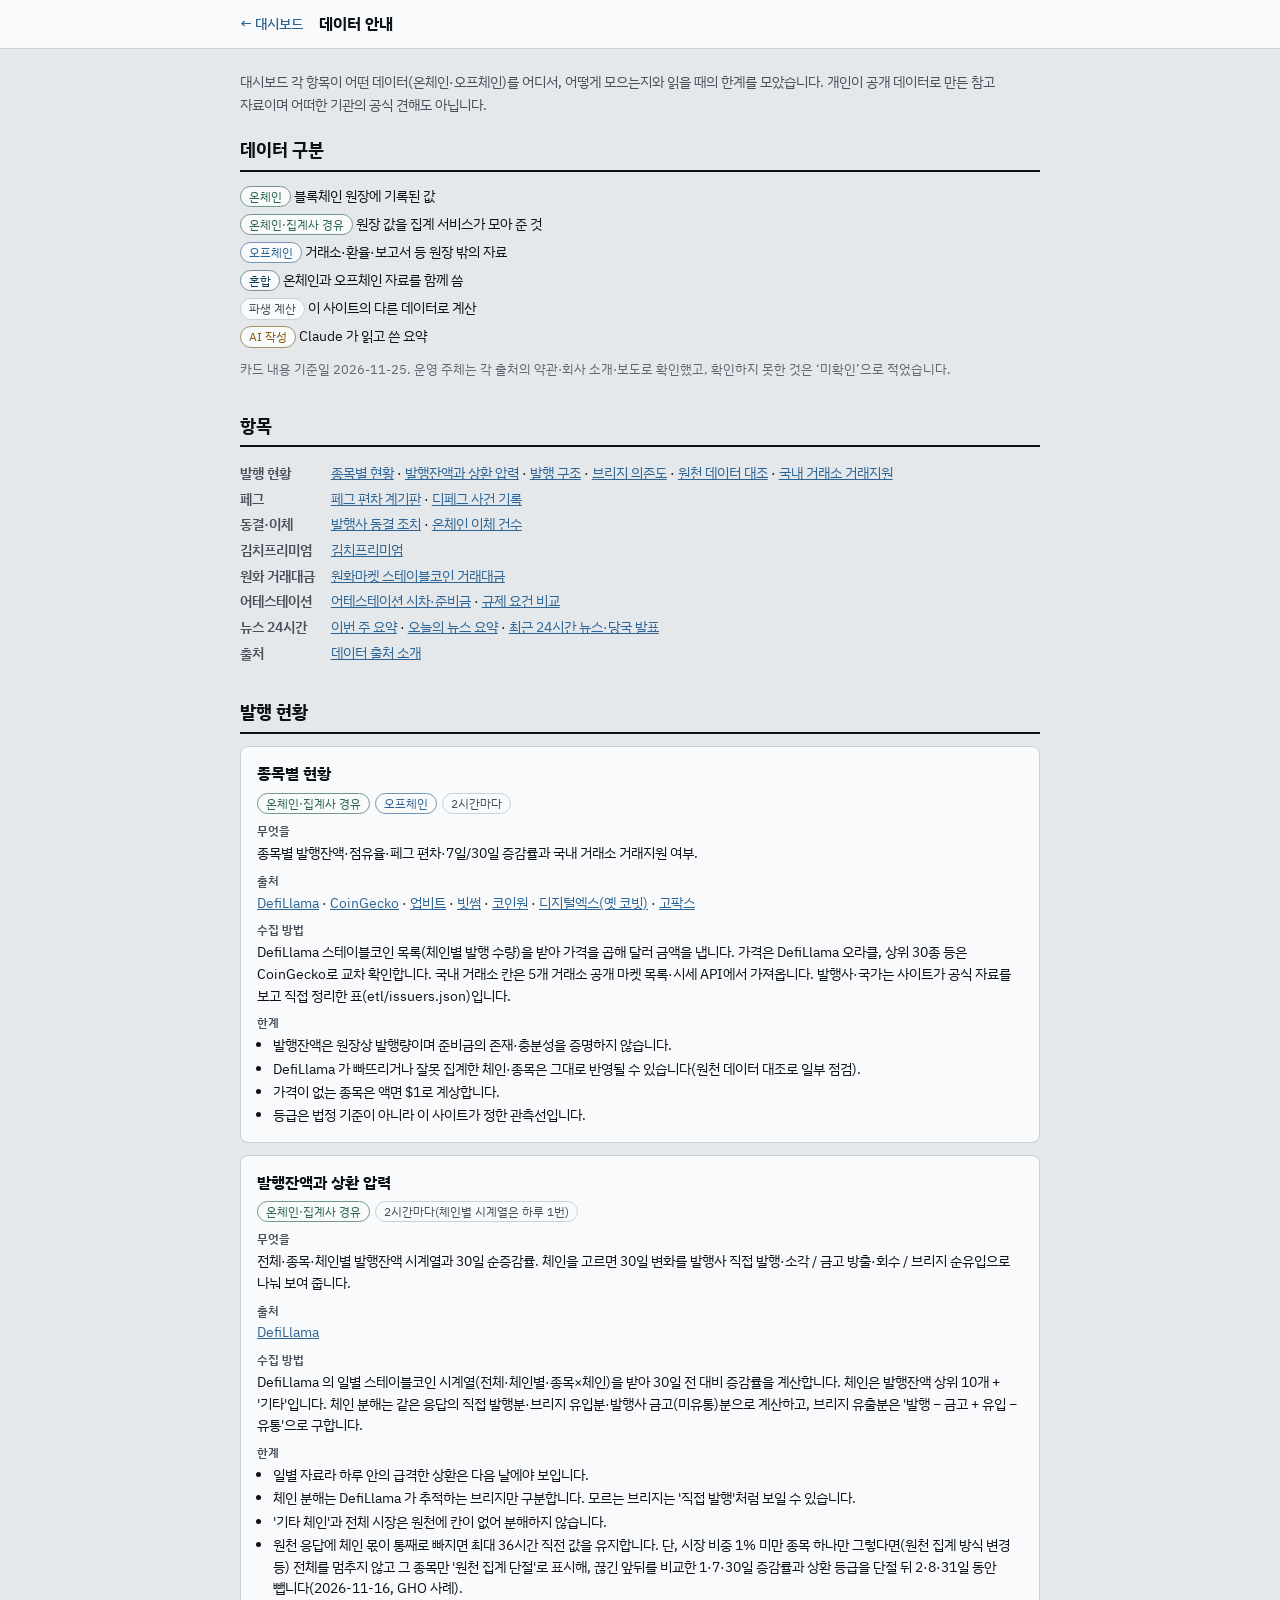
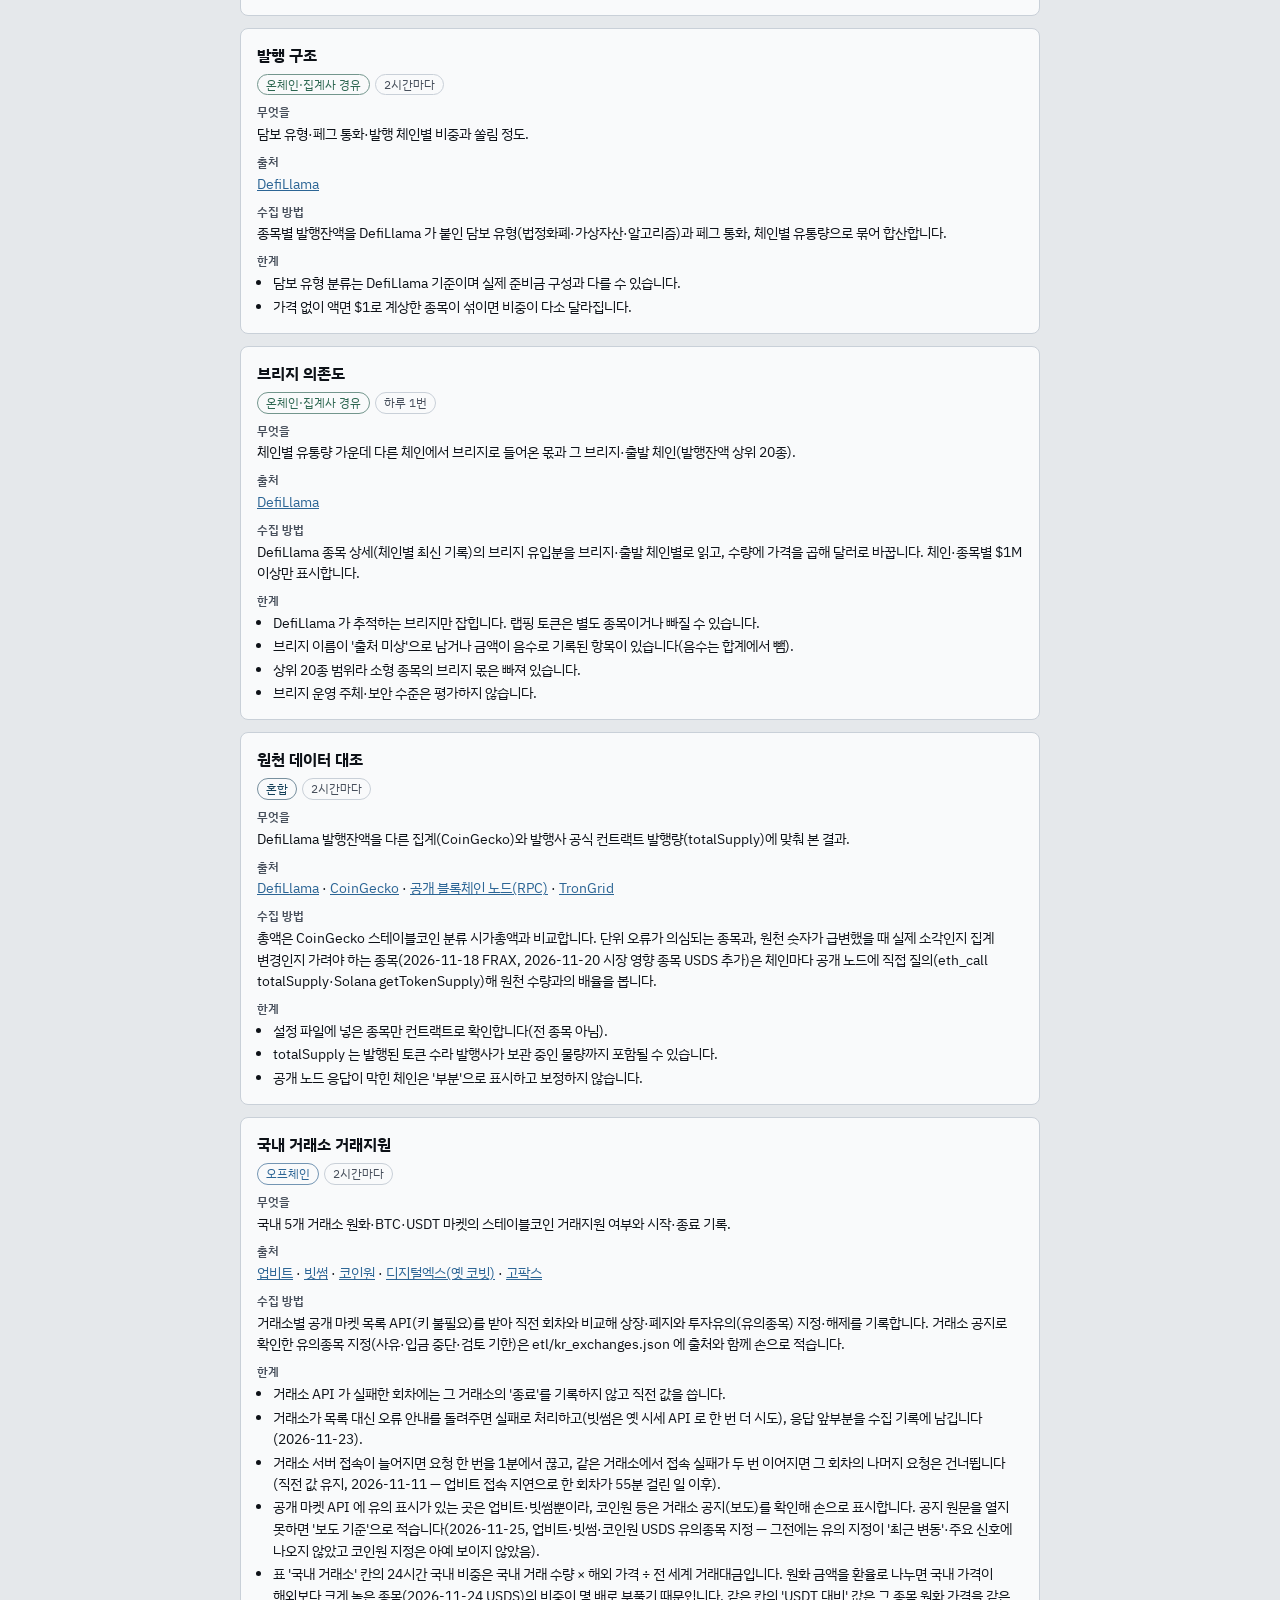
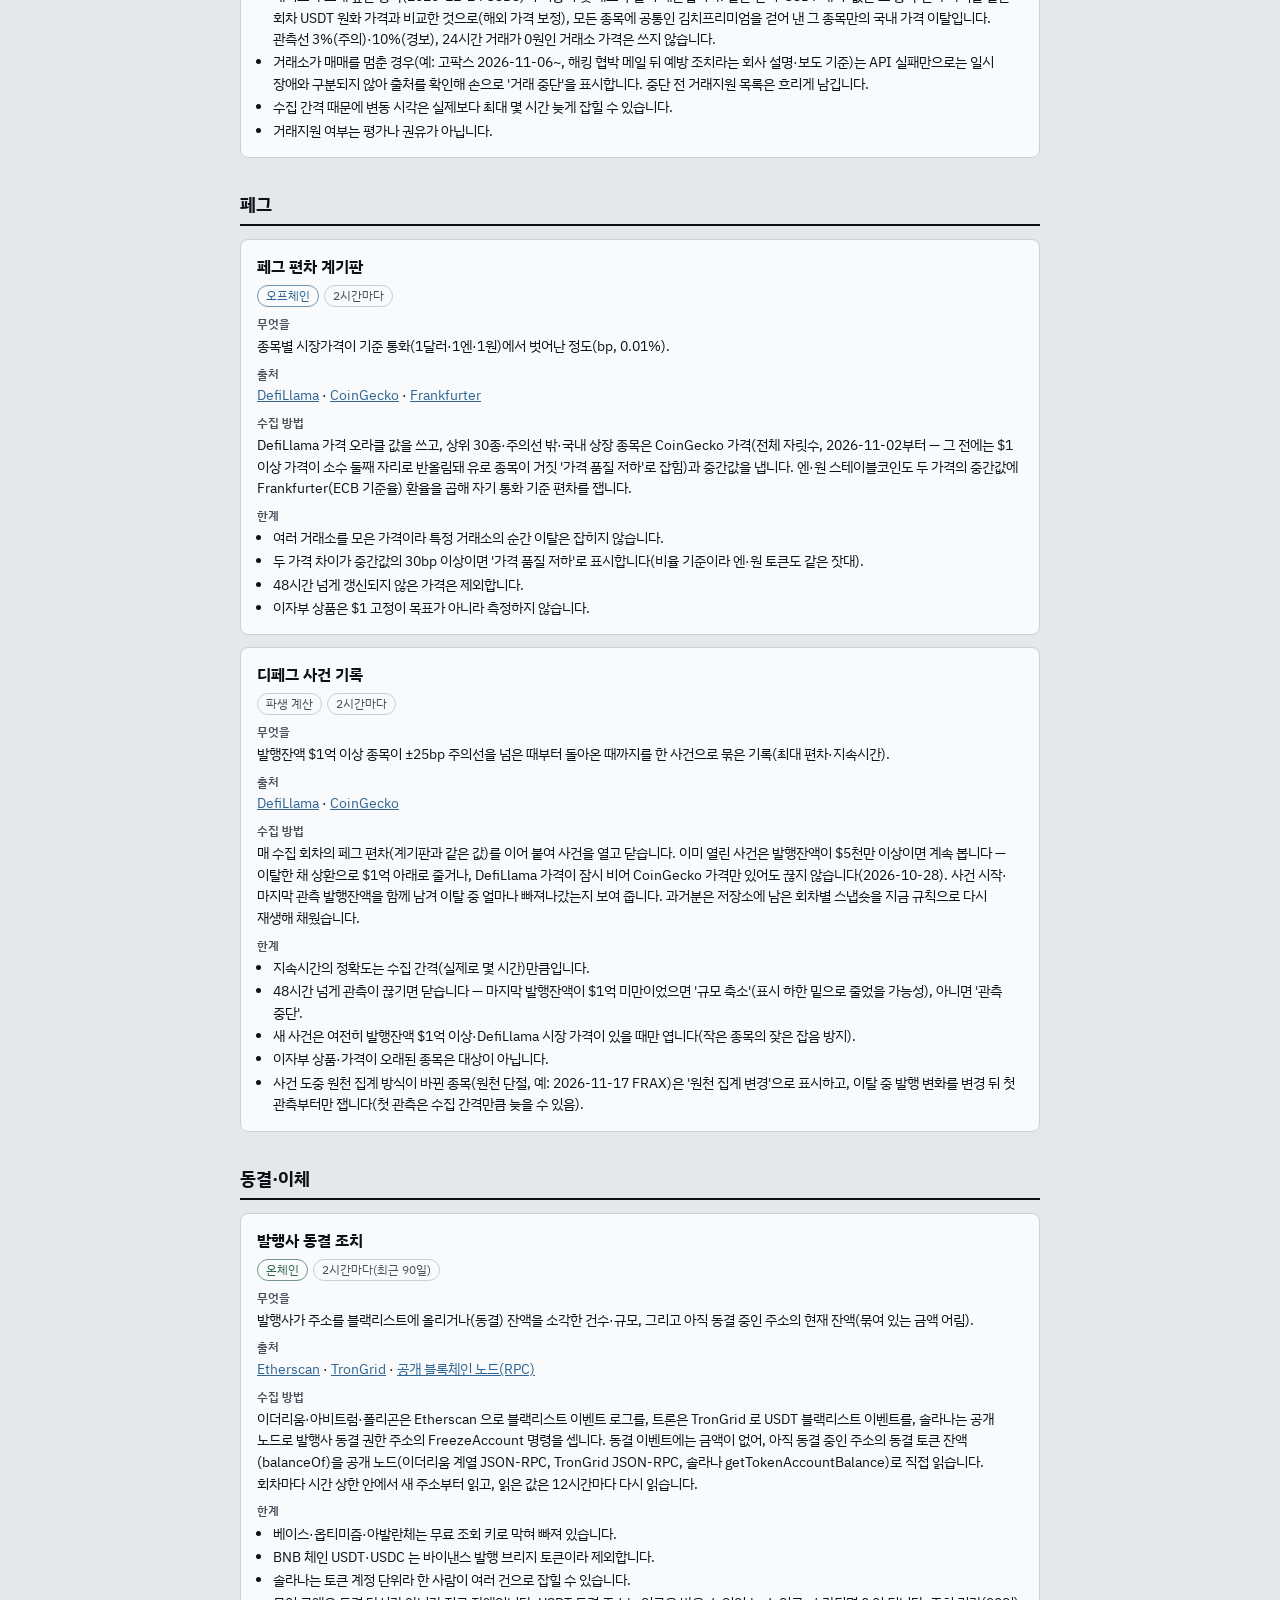
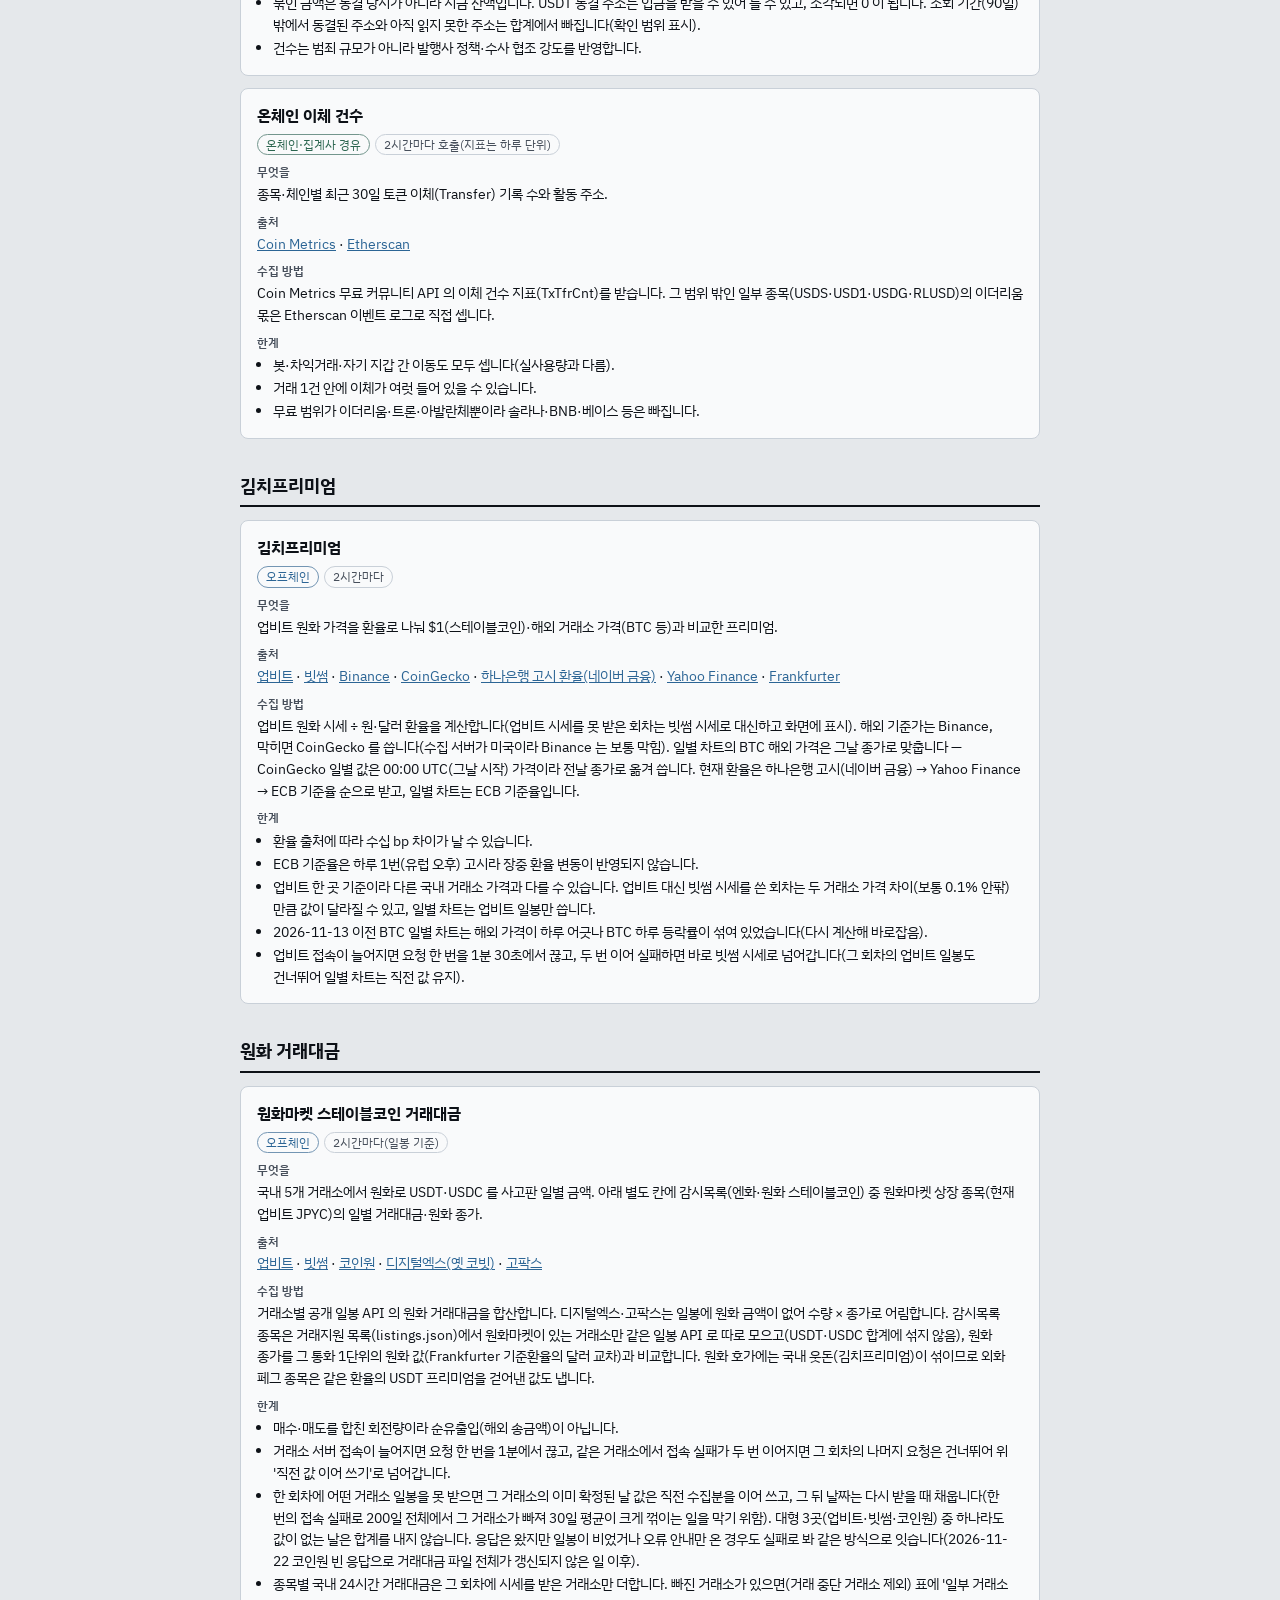
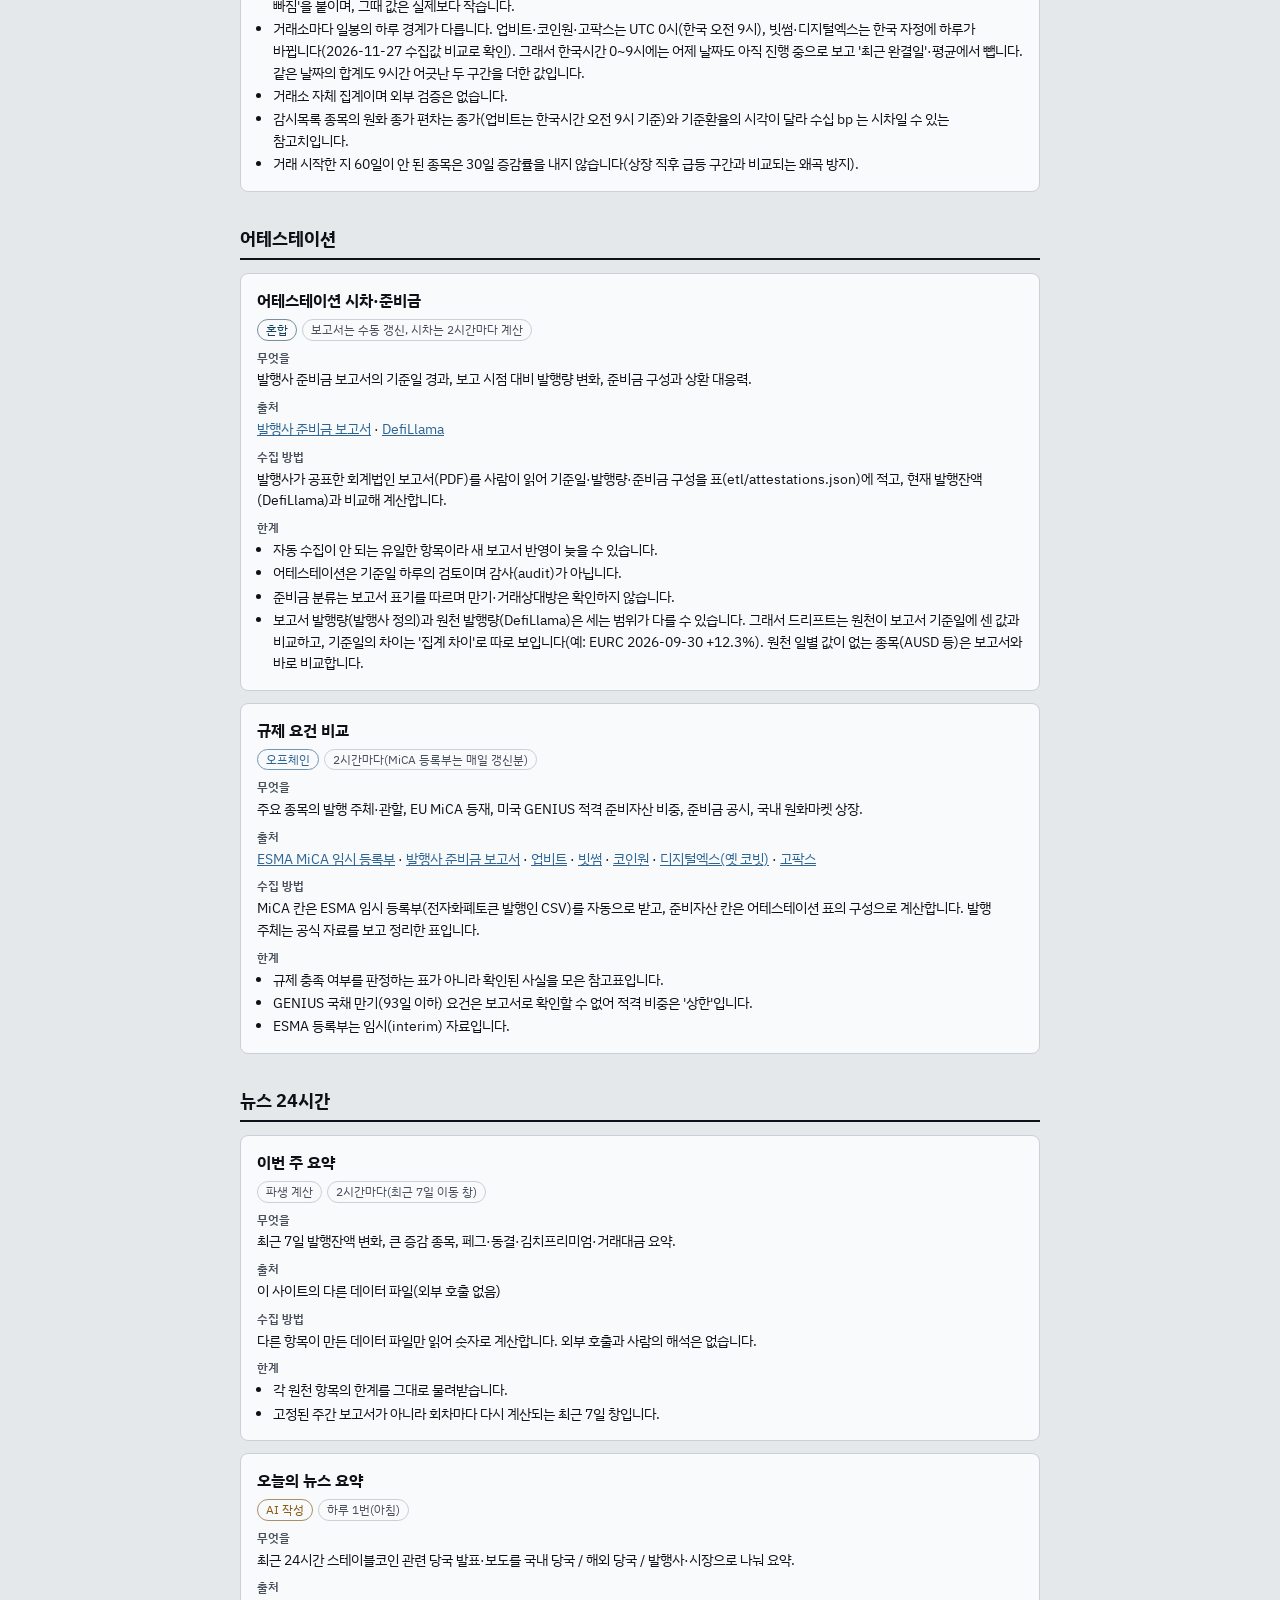
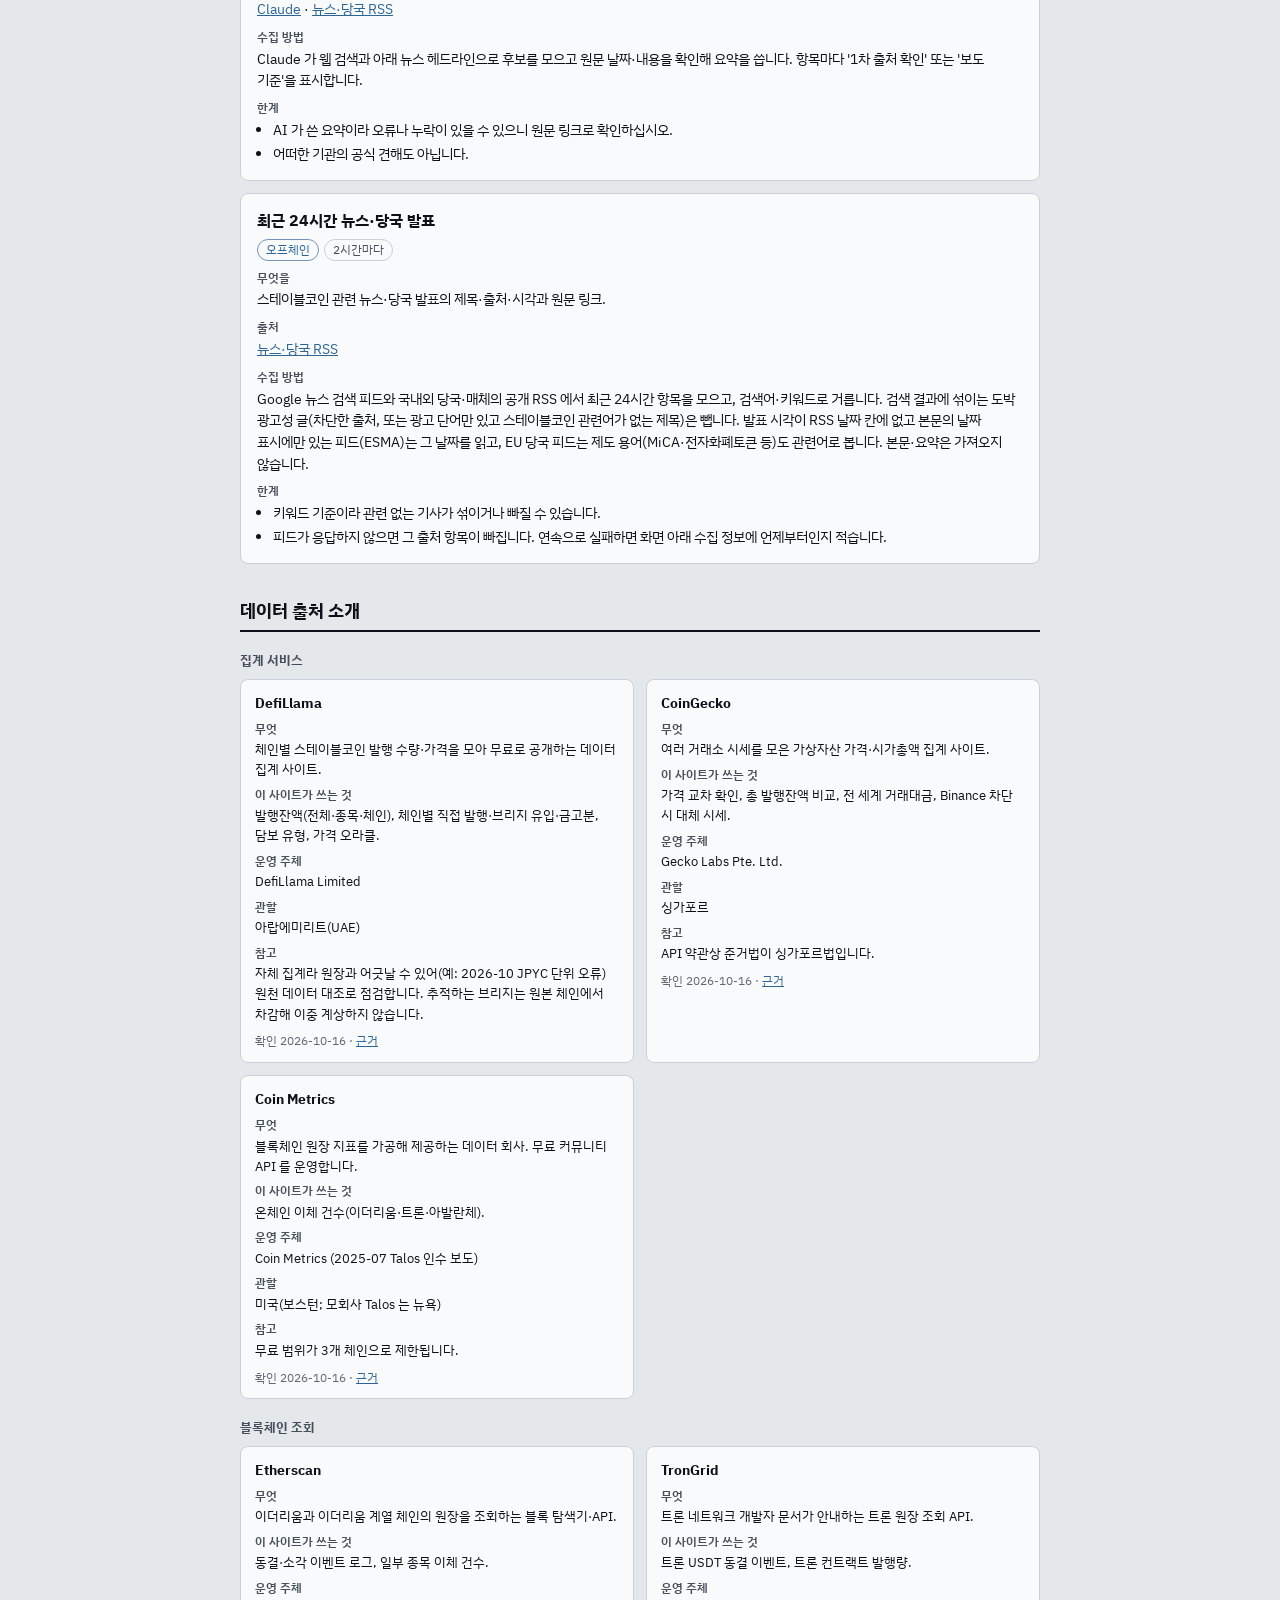
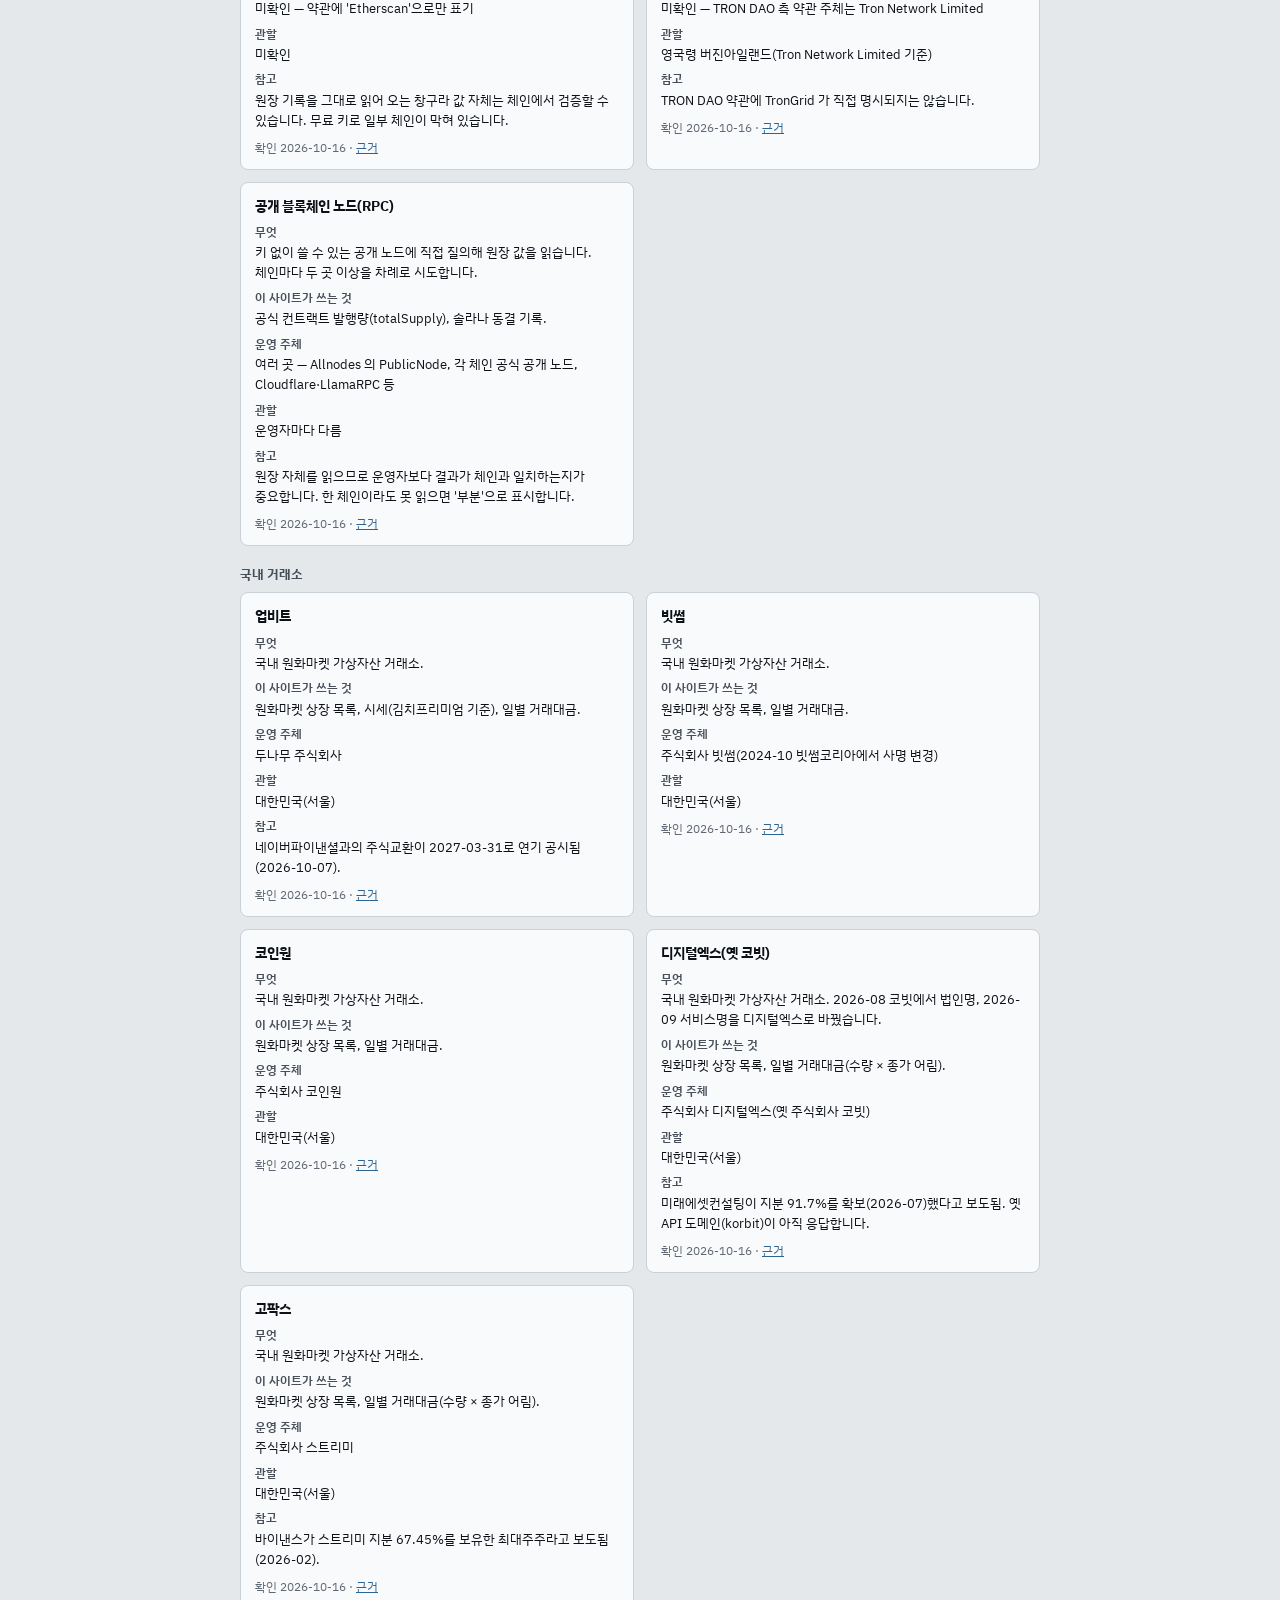
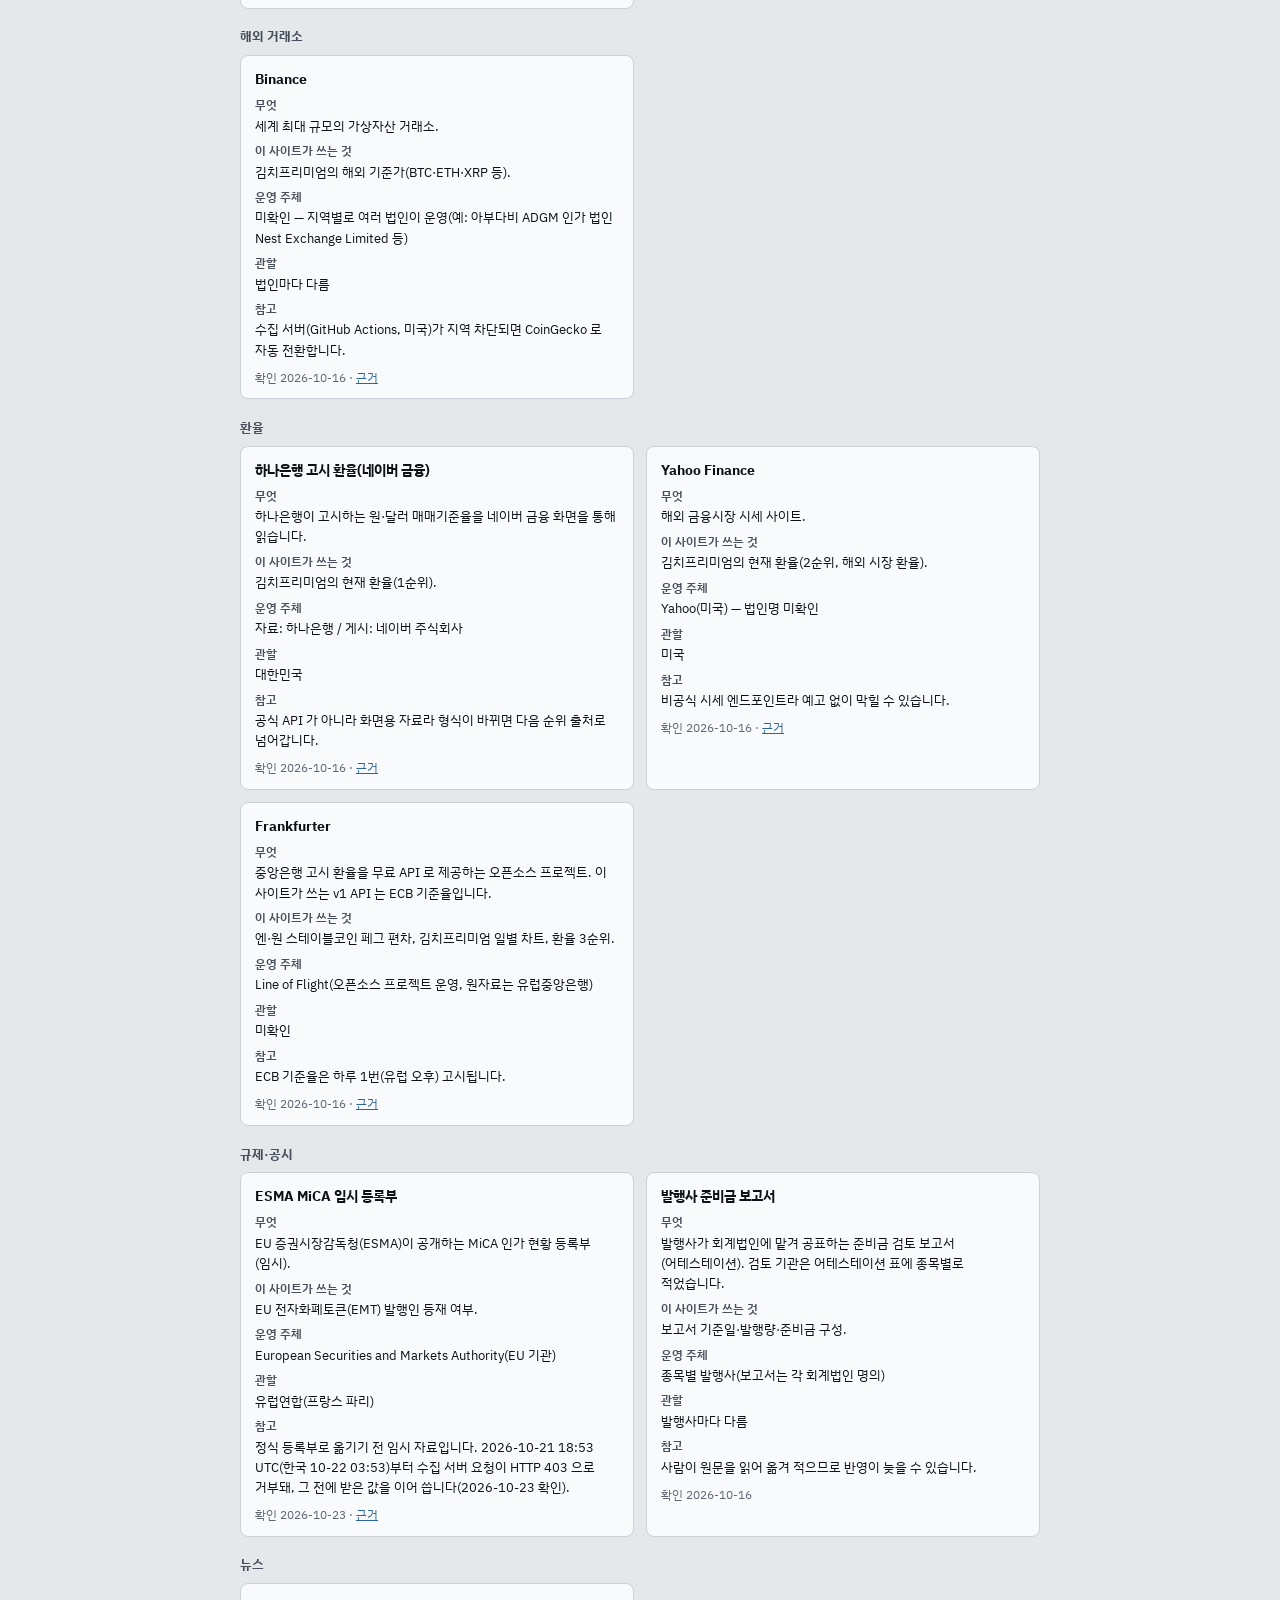
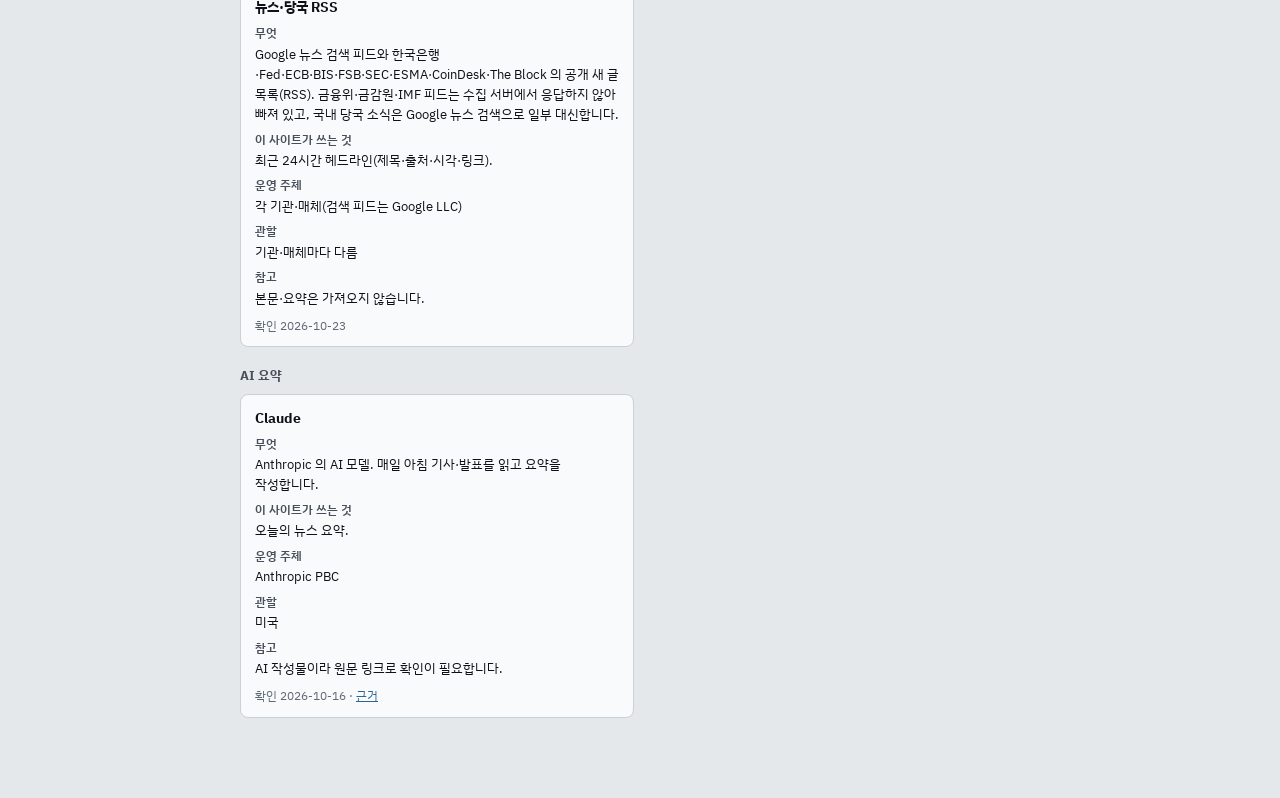
<file: guide.html>
<!DOCTYPE html>
<html lang="ko">
<head>
<meta charset="utf-8">
<meta name="viewport" content="width=device-width, initial-scale=1">
<title>데이터 안내 · 스테이블코인 모니터링</title>
<meta name="description" content="스테이블코인 모니터링 각 항목의 데이터 구분(온체인·오프체인), 출처, 수집 방법, 한계와 출처별 운영 주체.">
<meta name="color-scheme" content="light dark">
<link rel="preconnect" href="https://fonts.googleapis.com">
<link rel="preconnect" href="https://fonts.gstatic.com" crossorigin>
<link href="https://fonts.googleapis.com/css2?family=IBM+Plex+Mono:wght@400;500;600;700&family=IBM+Plex+Sans+KR:wght@400;500;600;700&display=swap" rel="stylesheet">
<link rel="stylesheet" href="style.css">
<script>
  (function () {
    try {
      var t = localStorage.getItem("scw-theme");
      if (t === "dark" || t === "light") document.documentElement.dataset.theme = t;
      else if (matchMedia("(prefers-color-scheme: dark)").matches) document.documentElement.dataset.theme = "dark";
    } catch (e) {}
  })();
</script>
<style>
  .g-top{position:sticky;top:0;z-index:20;background:var(--card);border-bottom:1px solid var(--rule)}
  .g-top .wrap{display:flex;align-items:center;gap:1rem;padding-block:.7rem;max-width:880px}
  .g-top a{color:var(--accent);text-decoration:none;font-weight:500;font-size:14px}
  .g-top h1{margin:0;font-size:16px}
  .g-main{max-width:880px;padding-block:1.4rem 3rem}
  .g-lede{color:var(--mid);font-size:14px;margin:0 0 1.2rem}
  .g-sec{margin:0 0 2rem}
  .g-sec>h2{font-size:18px;margin:0 0 .8rem;padding-bottom:.35rem;border-bottom:2px solid var(--ink)}
  .g-legend{list-style:none;margin:0;padding:0;font-size:13.5px}
  .g-legend li{margin:.35rem 0}
  .g-note{font-size:12.5px;color:var(--dim);margin:.7rem 0 0}
  .g-toc ul{list-style:none;margin:0;padding:0;font-size:13.5px;line-height:1.9}
  .g-toc b{display:inline-block;min-width:6.5em;color:var(--mid);font-weight:600}
  .g-toc a{color:var(--accent)}
  .dc-page{border:1px solid var(--rule);border-radius:8px;padding:14px 16px;background:var(--card);margin:0 0 12px;scroll-margin-top:64px;font-size:14px}
  .dc-page h3{margin:0 0 .45rem;font-size:15.5px}
  html[data-theme="dark"] .g-top a,html[data-theme="dark"] .g-toc a{color:#8fb8dd}
</style>
</head>
<body>
<header class="g-top">
  <div class="wrap">
    <a href="./">← 대시보드</a>
    <h1>데이터 안내</h1>
  </div>
</header>
<main class="wrap g-main">
  <p class="g-lede">대시보드 각 항목이 어떤 데이터(온체인·오프체인)를 어디서, 어떻게 모으는지와 읽을 때의 한계를 모았습니다. 개인이 공개 데이터로 만든 참고 자료이며 어떠한 기관의 공식 견해도 아닙니다.</p>
  <div id="guide-root"><p class="g-note">불러오는 중…</p></div>
</main>
<script src="datacards.js"></script>
</body>
</html>
</file>
<file: style.css>
:root{
  --paper:#E5E8EB;
  --card:#F9FAFB;
  --ink:#0D1117;
  --mid:#474F5B;
  --dim:#5F6773;
  --rule:#C9D0D8;
  --rule-soft:#DCE1E7;
  --petrol:#123F58;
  /* 발행 현황 탭의 KPI·차트 카드에서만 쓰는 강조색. 처음 잡은 #2B6CB0 은 옆에
     놓인 --petrol(#123F58)보다 채도가 높아 계기판·표까지 시선을 끌어갔다.
     채도를 한 급 낮춰 두 색이 같은 계열로 읽히게 맞췄다. 흰 글자 대비는 6.17:1
     (#2B6CB0 은 5.42:1) 로 WCAG AA 를 넘기므로 알약 토글의 활성 배지에 그대로 쓴다. */
  --accent:#2C6595;
  --sound:#2C6650;
  --watch:#8A5A0E;
  --breach:#9E2A25;
  --band:#F2E4C9;
  --sans:"IBM Plex Sans KR",system-ui,-apple-system,sans-serif;
  --mono:"IBM Plex Mono",ui-monospace,SFMono-Regular,monospace;
  --gut:clamp(1rem,4vw,2.5rem);
  --maxw:1180px;
}

*{box-sizing:border-box}
html{-webkit-text-size-adjust:100%}
body{
  margin:0;background:var(--paper);color:var(--ink);
  font-family:var(--sans);font-size:15px;line-height:1.6;
  font-feature-settings:"tnum" 1;
  /* 한국어 본문은 어절 단위로만 접는다. keep-all 이 없으면 브라우저가 한글
     사이 아무 데서나 접고, lang="ko" 에서는 가운뎃점(·)도 줄바꿈 자리로 봐서
     "USDT·USDC" 나 "Binance·OKX·Bybit" 가 토막난다. 영문 약어·숫자+단위
     ("$264.0B", "HHI")도 keep-all 이 한 덩어리로 묶어 준다.
     break-word 는 한 줄에 도저히 안 들어가는 긴 토큰에만 쓰이는 최후 수단. */
  word-break:keep-all;
  overflow-wrap:break-word;
}
.wrap{max-width:var(--maxw);margin:0 auto;padding-inline:var(--gut)}
.sr{position:absolute;width:1px;height:1px;overflow:hidden;clip:rect(0 0 0 0);white-space:nowrap}
.skip{position:absolute;left:-999px;top:0;background:var(--ink);color:var(--paper);padding:.6rem 1rem;z-index:9}
.skip:focus{left:0}
a{color:var(--petrol)}
:focus-visible{outline:2px solid var(--petrol);outline-offset:3px}

/* ── masthead ─────────────────────────────────────────── */
.masthead{background:var(--ink);color:#E8EBEF}
.masthead-in{
  display:flex;gap:2.5rem;justify-content:space-between;align-items:flex-end;
  flex-wrap:wrap;padding-block:clamp(2rem,5vw,3.25rem) clamp(1.5rem,4vw,2.25rem);
}
.eyebrow{
  font-family:var(--mono);font-size:.66rem;font-weight:500;letter-spacing:.22em;
  color:#7D8794;margin:0 0 .7rem;text-transform:uppercase;
}
.masthead h1{
  font-size:clamp(1.85rem,5.5vw,3rem);font-weight:700;letter-spacing:-.035em;
  line-height:1.02;margin:0;
}
.lede{max-width:44ch;color:#A8B1BC;margin:.9rem 0 0;font-size:.94rem}
.stamp{
  display:grid;grid-template-columns:auto auto;gap:.15rem 1.1rem;margin:0;
  font-family:var(--mono);font-size:.72rem;align-content:end;
}
.stamp dt{color:#8A939E;letter-spacing:.05em}
.stamp dd{margin:0;color:#C6CDD5;text-align:right}

.band{background:var(--band);border-bottom:1px solid #D3BE93;font-size:.85rem}
.band .wrap{padding-block:.7rem}
.band code{font-family:var(--mono);font-size:.85em;background:#0d111710;padding:.1em .4em}

/* ── status ───────────────────────────────────────────── */
.statuswrap{padding-block:clamp(1.5rem,4vw,2.5rem)}
.status{
  display:grid;grid-template-columns:minmax(220px,1fr) 2.4fr;
  background:var(--card);border-top:2px solid var(--ink);border-bottom:1px solid var(--rule);
}
.verdict{display:flex;gap:1rem;align-items:center;padding:1.4rem 1.3rem;border-right:1px solid var(--rule)}
.dot{width:14px;height:14px;flex:none;border-radius:50%;background:var(--dim);box-shadow:0 0 0 4px currentColor}
.dot{color:transparent}
.verdict-label{font-size:1.15rem;font-weight:600;margin:0;letter-spacing:-.02em}
.verdict-note{margin:.15rem 0 0;font-size:.8rem;color:var(--mid)}
.figs{display:grid;grid-template-columns:repeat(auto-fit,minmax(110px,1fr))}
.statuswrap .figs{grid-template-columns:repeat(5,1fr)}
@media (max-width:900px){
  .statuswrap .figs{grid-template-columns:repeat(3,1fr)}
}
@media (max-width:560px){
  .statuswrap .figs{grid-template-columns:repeat(2,1fr)}
}
.fig{padding:1.4rem 1.2rem;border-left:1px solid var(--rule-soft)}
.fig:first-child{border-left:0}
.fig-k{margin:0;font-size:.71rem;font-family:var(--mono);letter-spacing:.06em;color:var(--mid)}
.fig-v{margin:.4rem 0 0;font-family:var(--mono);font-size:1.5rem;font-weight:500;letter-spacing:-.03em;line-height:1}
.fig-s{margin:.35rem 0 0;font-size:.72rem;color:var(--dim)}
abbr{text-decoration:underline dotted;text-underline-offset:2px;cursor:help}

/* 상단 KPI 카드만 DefiLlama 풍으로. .fig/.figs 는 동결·프리미엄·코너흐름 탭이
   같이 쓰므로 반드시 .statuswrap 안쪽으로 한정한다 — 여기서 범위를 넓히면
   그 탭들의 수치 블록까지 같이 커진다. */
.statuswrap .status{
  border:1px solid var(--rule);border-radius:14px;overflow:hidden;
  box-shadow:0 2px 6px rgba(13,17,23,.06);
}
.statuswrap .fig-k{
  display:flex;align-items:baseline;gap:.4rem;flex-wrap:wrap;
  font-size:.68rem;letter-spacing:.08em;text-transform:uppercase;color:var(--mid);
}
.fig-tag{font-family:var(--mono);font-size:.62rem;font-weight:600;letter-spacing:.14em;color:var(--accent)}
/* 숫자는 2.4rem/700. IBM Plex Mono 700 은 index.html 에서 같이 받아온다 —
   400·500·600 만 받아오면 브라우저가 합성 볼드로 뭉개 그린다. */
.statuswrap .fig-v{
  margin:.55rem 0 0;font-size:clamp(1.75rem,5.4vw,2.4rem);font-weight:700;letter-spacing:-.04em;
}

/* ── tabs ─────────────────────────────────────────────── */
.tabbar{background:var(--card);border-top:1px solid var(--rule);border-bottom:1px solid var(--rule)}
.tabbar-scroll{overflow-x:auto;-webkit-overflow-scrolling:touch;scrollbar-width:thin}
.tablist{display:flex;gap:.2rem;width:max-content;min-width:100%}
.tab-btn{
  appearance:none;background:transparent;border:0;border-bottom:2px solid transparent;
  font-family:var(--mono);font-size:.76rem;letter-spacing:.03em;color:var(--mid);
  padding:.9rem 1.05rem;cursor:pointer;white-space:nowrap;line-height:1.2;
}
.tab-btn:hover{color:var(--ink)}
.tab-btn[aria-selected="true"]{color:var(--petrol);font-weight:600;border-bottom-color:var(--petrol)}
.tabpanel{outline:none}
.tabpanel > .block:first-child,.tabpanel > .empty-state:first-child{border-top:0}

/* ── empty state ──────────────────────────────────────── */
.empty-state{padding-block:clamp(2.5rem,7vw,4.5rem)}
.empty-box{
  max-width:52ch;margin:0 auto;text-align:center;background:var(--card);
  border:1px dashed var(--rule);padding:2.2rem 1.6rem;
}
.empty-box h3{margin:0 0 .6rem;font-size:1rem;font-weight:600;color:var(--ink)}
.empty-box p{margin:.4rem 0 0;font-size:.85rem;color:var(--mid);line-height:1.6}
.empty-box code{font-family:var(--mono);font-size:.85em;background:#0d111710;padding:.1em .4em}
.empty-reason{font-family:var(--mono);font-size:.72rem;color:var(--dim)}

/* ── blocks ───────────────────────────────────────────── */
.block{padding-block:clamp(2rem,5vw,3.25rem);border-top:1px solid var(--rule)}
.block-head{max-width:60ch;margin-bottom:1.6rem}
.block-head h2{
  font-size:clamp(1.15rem,3vw,1.5rem);font-weight:600;letter-spacing:-.03em;margin:0 0 .5rem;
  display:flex;align-items:center;gap:.6rem;flex-wrap:wrap;
}
.live-badge{
  display:inline-flex;align-items:center;gap:.35rem;font-family:var(--mono);
  font-size:.62rem;letter-spacing:.08em;color:var(--sound);border:1px solid var(--sound);
  padding:.15rem .5rem;border-radius:1rem;vertical-align:middle;
}
.live-dot{width:6px;height:6px;border-radius:50%;background:var(--dim);display:inline-block}
.live-dot.live-on{background:var(--sound);animation:live-pulse 1.6s ease-in-out infinite}
@keyframes live-pulse{
  0%,100%{box-shadow:0 0 0 0 rgba(44,102,80,.5)}
  50%{box-shadow:0 0 0 4px rgba(44,102,80,0)}
}
/* 갱신 상태는 안내 문단과 성격이 다른 정보다. 문단 끝에 인라인으로 붙어 있으면
   "…나타나는 경우가 많습니다. 정적 값 · 기준시각 …" 처럼 한 문장으로 이어 읽혀서
   산만하다. 블록으로 떼어내고 위 여백을 줘 한 줄로 분리한다.
   (.block-head p 의 margin:0 을 이기려면 ID 선택자여야 한다.) */
#pm-updated{
  display:block;font-family:var(--mono);font-size:.72rem;letter-spacing:.01em;
  color:var(--dim);margin:.65rem 0 0;
}
@media (prefers-reduced-motion:reduce){.live-dot.live-on{animation:none}}
.block-head p{margin:0;color:var(--mid);font-size:.9rem}
.foot{font-size:.75rem;color:var(--dim);margin:1rem 0 0}

/* ── signature: peg deviation gauge ───────────────────── */
.ghead{
  display:grid;grid-template-columns:5.5rem 1fr 5rem;align-items:end;
  font-family:var(--mono);font-size:.65rem;letter-spacing:.06em;color:var(--dim);
}
.gunit{text-align:right}
.scale{position:relative;height:1.15rem}
.scale > span{position:absolute;bottom:0;transform:translateX(-50%);white-space:nowrap}
.scale .scale-mid{color:var(--ink);font-weight:500}
.gauge{list-style:none;margin:0;padding:0;border-top:1px solid var(--rule)}
.grow{
  display:grid;grid-template-columns:5.5rem 1fr 5rem;align-items:center;
  gap:0;border-bottom:1px solid var(--rule-soft);
}
.grow:hover{background:#ffffff9c}
.gsym{font-family:var(--mono);font-size:.82rem;font-weight:500;letter-spacing:-.01em}
.gstrip{position:relative;height:30px}
.gband{position:absolute;inset-block:9px;left:41.666%;width:16.667%;background:#12405812}
/* 차트 선 굵기(2.2)에 맞춰 계기판 기준선도 함께 올렸다. 다만 레인 높이가
   30px 뿐이라 차트와 같은 값은 답답해 보여서 한 급 얇게 잡는다. */
.gdatum{position:absolute;inset-block:3px;left:50%;width:2px;transform:translateX(-1px);
  background:var(--ink);opacity:.6}
.gtick{position:absolute;inset-block:13px;width:1px;background:var(--rule)}
.gmark{
  position:absolute;top:50%;width:9px;height:9px;
  transform:translate(-50%,-50%) rotate(45deg);
  transition:left .9s cubic-bezier(.2,.75,.25,1);
}
.gbar{position:absolute;top:50%;height:3px;transform:translateY(-50%);opacity:.45;
  transition:left .9s cubic-bezier(.2,.75,.25,1),width .9s cubic-bezier(.2,.75,.25,1)}
.gval{font-family:var(--mono);font-size:.78rem;text-align:right;padding-right:.1rem}
.gval.na{color:var(--dim)}

.is-sound{background:var(--sound);color:var(--sound)}
.is-watch{background:var(--watch);color:var(--watch)}
.is-breach{background:var(--breach);color:var(--breach)}
.is-unknown{background:var(--dim);color:var(--dim)}
.t-sound{color:var(--sound)}.t-watch{color:var(--watch)}.t-breach{color:var(--breach)}.t-unknown{color:var(--dim)}

@media (prefers-reduced-motion:reduce){
  .gmark,.gbar{transition:none}
}

/* ── 종목 개요 트리거 (계기판 행 · 종목별 현황 표 공용) ────
   .sym-btn 은 계기판(.grow-asset)과 표(#tbl) 양쪽이 같이 쓴다. 글자 크기만
   붙는 자리에서 정하고 나머지 생김새·상호작용 힌트는 여기 한 곳에 둔다. */
.gcap{
  font-family:var(--mono);font-size:.68rem;line-height:1.5;color:var(--dim);
  margin:0 0 .9rem;
}
.gauge-hint{color:var(--dim)}
.sym-btn{
  appearance:none;background:transparent;border:0;padding:0;margin:0;
  font:inherit;font-family:var(--mono);font-weight:500;letter-spacing:-.01em;
  color:inherit;text-align:left;cursor:pointer;justify-self:start;
  border-bottom:1px dotted var(--rule);
}
.sym-btn[aria-expanded="true"]{color:var(--petrol);border-bottom-color:var(--petrol)}
.sym-btn:focus-visible{outline:2px solid var(--petrol);outline-offset:2px}
/* .gsym 보다 뒤에 오는 font:inherit 이 크기를 지워버리므로 여기서 되돌린다. */
.grow-asset .sym-btn{font-size:.82rem}

/* 호버가 되는 기기에서만 커서 힌트를 준다. 판정 질의는 app.js 의 HOVER_MQ 와 같다. */
@media (hover:hover) and (pointer:fine){
  .sym-btn{cursor:help}
  .sym-btn:hover{color:var(--petrol);border-bottom-color:var(--petrol)}
}
/* 호버가 없는 기기(터치)에서는 탭으로 여는 것임을 점으로 알린다. */
@media not all and (hover:hover) and (pointer:fine){
  .sym-btn::after{
    content:"";display:inline-block;width:4px;height:4px;border-radius:50%;
    background:var(--dim);vertical-align:.35em;margin-left:.3rem;
  }
}

/* ── 종목 로고 (계기판 행 · 종목별 현황 표 공용) ───────────
   자리는 항상 24px 로 고정해 둔다. 외부 CDN 이 죽어 이미지가 안 오더라도
   (app.js 의 onerror 가 img 를 숨긴다) 빈 원만 남고 행 정렬은 그대로다.
   icon_url 이 아예 없으면 app.js 가 이 자리 자체를 만들지 않는다. */
.cicon{
  display:inline-flex;align-items:center;justify-content:center;flex:none;
  width:24px;height:24px;border-radius:50%;overflow:hidden;background:#0d11170d;
}
.cicon img{width:100%;height:100%;object-fit:contain;display:block;border-radius:50%}
.cicon img[hidden]{display:none}
.gsym-cell,.tsym-cell{display:inline-flex;align-items:center;gap:.45rem;min-width:0}
.tsym-cell .tname{margin-left:0}
/* 아이콘이 붙는 만큼 종목 칸을 넓힌다. 아이콘이 없는 수집분에서는 이 클래스가
   붙지 않으므로 예전 폭 그대로다. */
.gauge.has-icons .grow,.ghead.has-icons{grid-template-columns:8rem 1fr 5rem}

.asset-pop{
  position:fixed;top:0;left:0;z-index:40;width:min(19rem,calc(100vw - 1rem));
  background:var(--card);border:1px solid var(--rule);border-top:2px solid var(--petrol);
  box-shadow:0 6px 20px #0d111722;padding:.75rem .85rem .8rem;
}
.asset-pop[hidden]{display:none}
.ap-head{margin:0 0 .5rem;display:flex;align-items:baseline;gap:.4rem;flex-wrap:wrap}
.ap-sym{font-family:var(--mono);font-size:.85rem;font-weight:600;letter-spacing:-.01em}
.ap-name{font-size:.75rem;color:var(--dim)}
.ap-grid{
  display:grid;grid-template-columns:auto 1fr;gap:.3rem .8rem;margin:0;
  padding-top:.5rem;border-top:1px solid var(--rule-soft);
}
.ap-grid dt{font-family:var(--mono);font-size:.68rem;letter-spacing:.05em;color:var(--mid)}
.ap-grid dd{margin:0;font-size:.8rem;text-align:right;overflow-wrap:break-word}
.ap-note{
  margin:.6rem 0 0;padding-top:.5rem;border-top:1px solid var(--rule-soft);
  font-size:.71rem;line-height:1.5;color:var(--dim);
}
.ap-note[hidden]{display:none}

/* ── charts ───────────────────────────────────────────── */
.chart-tools{
  display:flex;align-items:center;gap:.6rem;flex-wrap:wrap;margin-bottom:1.1rem;
}
.ct-label{font-family:var(--mono);font-size:.68rem;letter-spacing:.06em;color:var(--mid)}
.ct-select{
  font-family:var(--mono);font-size:.78rem;color:var(--ink);background:var(--card);
  border:1px solid var(--rule);padding:.35rem .5rem;max-width:min(22rem,60vw);
}
.ct-select:disabled{color:var(--dim);background:transparent}
.ct-hint{font-family:var(--mono);font-size:.68rem;color:var(--dim)}

/* ── 발행잔액·순증감률 카드 ────────────────────────────────
   여기 있는 규칙은 전부 .tcard 안쪽으로 한정한다. .chart / .charts / .chart-tools
   는 프리미엄·코너흐름 탭의 차트도 같이 쓰는 클래스라, 범위를 풀면 그쪽 생김새까지
   따라 바뀐다. */
.tcard{
  background:var(--card);border:1px solid var(--rule);border-radius:14px;
  box-shadow:0 2px 6px rgba(13,17,23,.06);padding:1.35rem 1.35rem 1rem;
}
.tcard-head{
  display:flex;align-items:flex-start;justify-content:space-between;
  gap:1rem 1.5rem;flex-wrap:wrap;margin-bottom:1.25rem;
}
.tk-label{
  margin:0;font-family:var(--mono);font-size:.68rem;font-weight:600;letter-spacing:.12em;
  text-transform:uppercase;color:var(--mid);
}
.tk-value{
  margin:.5rem 0 0;font-family:var(--mono);font-size:clamp(1.75rem,5.4vw,2.4rem);
  font-weight:700;letter-spacing:-.04em;line-height:1;
}
.tk-sub{margin:.4rem 0 0;font-size:.72rem;color:var(--dim)}
.tcard-actions{display:flex;align-items:center;gap:.55rem;flex-wrap:wrap}

/* 세그먼트 토글. 활성 여부를 색으로만 알리지 않는다 — 굵기(500→600)도 같이
   올려서 색 구분이 어려워도 어느 쪽이 켜져 있는지 보이게 한다. */
.seg{
  display:inline-flex;gap:.2rem;background:var(--paper);border:1px solid var(--rule);
  border-radius:999px;padding:.22rem;
}
.seg-btn{
  appearance:none;border:0;background:transparent;border-radius:999px;
  font-family:var(--mono);font-size:.76rem;font-weight:500;letter-spacing:.02em;
  color:var(--mid);padding:.5rem 1.05rem;min-height:38px;cursor:pointer;white-space:nowrap;
  transition:background-color .15s ease,color .15s ease;
}
.seg-btn:hover{color:var(--ink)}
.seg-btn[aria-pressed="true"]{background:var(--accent);color:#fff;font-weight:600}
.seg-btn:focus-visible{outline:2px solid var(--accent);outline-offset:2px}

.tcard-export{display:inline-flex;gap:.45rem;flex-wrap:wrap}
.pill-btn{
  display:inline-flex;align-items:center;gap:.4rem;border:1px solid var(--rule);
  border-radius:999px;background:var(--card);color:var(--mid);
  font-family:var(--mono);font-size:.72rem;letter-spacing:.04em;
  padding:.45rem .9rem;min-height:38px;cursor:pointer;white-space:nowrap;
}
.pill-btn:hover{border-color:var(--accent);color:var(--accent)}
.pill-btn:focus-visible{outline:2px solid var(--accent);outline-offset:2px}
.pill-btn svg{width:13px;height:13px;flex:none}

/* 토글로 한 번에 하나만 보이므로 2단 격자와 칸 사이 경계선을 걷어낸다. */
.tcard .charts{grid-template-columns:1fr;column-gap:0}
.tcard .chart{background:transparent;padding:0}
.tcard .chart+.chart{border-left:0;padding-left:0;border-top:0;padding-top:0;margin-top:0}
.tcard .chart[hidden]{display:none}
.tcard .chart-tools{margin-bottom:.9rem}
.chart-plot{position:relative}
.chart-plot svg{touch-action:pan-y}
/* 툴팁 글자는 축 라벨(app.js AX_SIZE=12.5px / weight 600)에 맞춰 읽는다.
   .76rem = 12.16px 로 축 라벨과 거의 같은 눈높이가 되고, 값 줄은 축 라벨과
   같은 600 으로 잡아 날짜 줄(500)과 위계를 준다. 여기만 작게 두면 같은
   모노스페이스인데도 축 라벨 옆에서 흐릿해 보인다.
   700 은 쓰지 않는다 — index.html 이 IBM Plex Mono 를 400·500·600 만 받아와서
   700 을 주면 브라우저가 합성 볼드로 뭉개 그린다. */
.ch-tip{
  position:absolute;transform:translate(-50%,calc(-100% - 10px));pointer-events:none;
  background:var(--ink);color:#E8EBEF;padding:.34rem .55rem;white-space:nowrap;
  font-family:var(--mono);font-size:.76rem;font-weight:500;line-height:1.35;
  display:grid;gap:.08rem;z-index:5;
}
.ch-tip[hidden]{display:none}
.ch-tip-d{color:#A8B1BC;font-weight:500}
.ch-tip-v{font-weight:600;letter-spacing:-.01em}
.ch-tip-r{display:flex;justify-content:space-between;gap:.9rem}
.ch-tip-k{color:#A8B1BC;font-family:var(--sans);font-size:.72rem}
.ch-tip-r.is-main .ch-tip-k{color:#E8EBEF}
.ch-tip-r.is-spread{border-top:1px solid rgba(255,255,255,.18);padding-top:.12rem;margin-top:.05rem}

.charts{display:grid;grid-template-columns:1fr 1fr;column-gap:2.4rem}
.chart{margin:0;background:var(--card);padding:1.1rem 0 0.6rem;min-width:0}
.chart+.chart{border-left:1px solid var(--rule);padding-left:2.4rem}
.chart figcaption{font-family:var(--mono);font-size:.72rem;letter-spacing:.06em;color:var(--mid);margin-bottom:.6rem}
.chart .unit{color:var(--dim)}
.chart svg{display:block;width:100%;height:auto}

/* ── panels & bars ────────────────────────────────────── */
.cols{display:grid;grid-template-columns:repeat(3,1fr);column-gap:2.2rem;border-top:1px solid var(--rule);padding-top:1.6rem}
/* min-width:0 이 없으면 그리드 칸이 안쪽 표의 min-width(520px)까지 벌어져서,
   가로 스크롤을 맡은 .tablewrap 이 줄어들지 못하고 좁은 화면에서 페이지 전체가
   옆으로 밀린다(360px 기준 177px). 차트 칸도 같은 이유로 함께 막아 둔다. */
.panel{background:var(--card);padding:0 0 1.5rem;min-width:0}
.panel+.panel{border-left:1px solid var(--rule);padding-left:2.2rem}
.panel h3{font-size:.8rem;font-family:var(--mono);letter-spacing:.08em;color:var(--mid);
  margin:0 0 1.1rem;font-weight:500;text-transform:uppercase}
.bars{display:grid;gap:.85rem}
.bar-r{display:grid;grid-template-columns:1fr auto;gap:.2rem .8rem;align-items:baseline}
.bar-l{font-size:.85rem}
.bar-n{font-family:var(--mono);font-size:.78rem;color:var(--mid)}
.bar-t{grid-column:1/-1;height:5px;background:#0d111710;display:block}
/* span 이라 display:block 이 없으면 width 가 무시되어 채움이 0으로 그려진다(2026-10-07 수정) */
.bar-f{display:block;height:100%;background:var(--petrol)}
.bar-r.algo .bar-f{background:var(--watch)}
.plain{margin:0;padding:0;list-style:none;display:grid;gap:.7rem}
.plain li{font-size:.83rem;color:var(--mid);padding-left:.9rem;position:relative;line-height:1.55}
.plain li::before{content:"";position:absolute;left:0;top:.6em;width:5px;height:1px;background:var(--dim)}
.plain-p{font-size:.83rem;color:var(--mid);margin:0 0 .8rem}
.thr-k{color:var(--ink)}
.thr-v{font-family:var(--mono)}

/* ── table ────────────────────────────────────────────── */
.tablewrap{overflow-x:auto;background:var(--card)}
table{border-collapse:collapse;width:100%;min-width:760px;font-size:.85rem}
th,td{padding:.62rem .85rem;text-align:left;border-bottom:1px solid var(--rule-soft);white-space:nowrap}
thead th{
  font-family:var(--mono);font-size:.68rem;font-weight:500;letter-spacing:.07em;
  color:var(--mid);text-transform:uppercase;border-top:2px solid var(--ink);border-bottom:1px solid var(--rule);
  position:sticky;top:0;background:var(--card);
}
tbody tr:last-child td{border-bottom:1px solid var(--rule)}
tbody tr:hover{background:#fff}
.num{text-align:right;font-family:var(--mono)}
.tsym{font-family:var(--mono);font-weight:500}
.tname{color:var(--dim);font-family:var(--sans);font-size:.78rem;margin-left:.45rem}
.pill{
  display:inline-block;font-family:var(--mono);font-size:.66rem;letter-spacing:.06em;
  padding:.14rem .5rem;border:1px solid currentColor;
}
.pill.is-sound,.pill.is-watch,.pill.is-breach,.pill.is-unknown{background:transparent}

.chart-wide{grid-column:1/-1}
.prem-figs{grid-template-columns:1.3fr 1fr 1fr 1fr}

/* ── 동결 조치 ────────────────────────────────────────── */
.fz-figs{display:grid;grid-template-columns:repeat(4,1fr);background:var(--card);
  border-top:2px solid var(--ink);border-bottom:1px solid var(--rule);margin-bottom:2rem}
.fz-figs .fig{border-left:1px solid var(--rule-soft)}
.fz-figs .fig:first-child{border-left:0}
.fz-head{align-items:end;margin-bottom:.2rem}
.fz-axis{position:relative;height:1.15rem}
.fz-axis span{position:absolute;bottom:0;transform:translateX(-50%);white-space:nowrap}
.fz-axis span:first-child{transform:none}
.fz-axis span:last-child{transform:translateX(-100%)}
.fz-axis span.mid{transform:translateX(-50%)}
.fz-lane{position:relative;height:30px}
.fz-lane::before{content:"";position:absolute;inset-inline:0;top:50%;height:1px;background:var(--rule)}
.fz-tick{position:absolute;top:50%;width:3px;height:11px;transform:translate(-50%,-50%);
  background:var(--petrol);opacity:.62}
.fz-tick.seize{background:var(--breach);opacity:1;width:4px;height:15px}
.fz-cols{grid-template-columns:1.7fr 1fr;margin-top:2rem}
.fz-cols3{grid-template-columns:1fr 1fr;margin-bottom:2rem}
.fz-recent{padding:1.3rem 0 0}
.fz-recent h3{padding-inline:1.3rem}
.tw-inner{border:0;border-top:1px solid var(--rule);max-height:340px;overflow-y:auto}
.tw-inner table{min-width:520px;font-size:.8rem}
.tw-inner th,.tw-inner td{padding:.5rem .8rem}
.fz-addr{font-family:var(--mono);font-size:.74rem;color:var(--mid)}
.kind-freeze{color:var(--petrol)}
.kind-seize{color:var(--breach)}
.kind-unfreeze{color:var(--dim)}

/* ── footer ───────────────────────────────────────────── */
.foot-bar{margin-top:clamp(2rem,5vw,3.5rem)}
.foot-bar .wrap{padding-block:1.5rem}
.foot-bar p{margin:0;font-family:var(--mono);font-size:.72rem;color:#7D8794}
.foot-bar a{color:#B9C2CC}

/* ── responsive ───────────────────────────────────────── */
@media (max-width:960px){
  .status{grid-template-columns:1fr}
  .verdict{border-right:0;border-bottom:1px solid var(--rule)}
  .figs{grid-template-columns:1fr 1fr}
  .fig:nth-child(3){border-left:0}
  .fig:nth-child(n+3){border-top:1px solid var(--rule-soft)}
  .cols{grid-template-columns:1fr}
  .panel+.panel{border-left:0;padding-left:0;border-top:1px solid var(--rule);padding-top:1.6rem;margin-top:1.6rem}
  .fz-cols{grid-template-columns:1fr}
  .fz-cols3{grid-template-columns:1fr}
  .fz-figs{grid-template-columns:1fr 1fr}
  .fz-figs .fig:nth-child(3){border-left:0}
  .fz-figs .fig:nth-child(n+3){border-top:1px solid var(--rule-soft)}
  .charts{grid-template-columns:1fr}
  .tab-btn{padding:.8rem .85rem;font-size:.72rem}
  .chart+.chart{border-left:0;padding-left:0;border-top:1px solid var(--rule);padding-top:1.1rem;margin-top:.6rem}
  .tcard .chart+.chart{border-top:0;padding-top:0;margin-top:0}
}
/* 좁은 화면에서 알약 토글이 잘리거나 눌리기 어려워지지 않게 한다. 카드 좌우
   여백을 줄이고, 토글은 한 줄을 통째로 쓰되 두 칸이 폭을 반씩 나눠 갖는다. */
@media (max-width:560px){
  .tcard{padding:1.1rem .95rem .9rem;border-radius:14px}
  .tcard-head{gap:1rem}
  .tcard-actions{width:100%;justify-content:space-between}
  .seg{flex:1 1 100%}
  .seg-btn{flex:1 1 0;padding:.55rem .6rem;min-height:42px;text-align:center}
  .tcard-export{flex:1 1 100%}
  .pill-btn{flex:1 1 0;justify-content:center;min-height:42px}
}
@media (max-width:620px){
  .figs{grid-template-columns:1fr 1fr}
  .grow,.ghead{grid-template-columns:3.6rem 1fr 4.4rem}
  .gauge.has-icons .grow,.ghead.has-icons{grid-template-columns:5.9rem 1fr 4.4rem}
  .ghead{font-size:.58rem}
  /* 좁은 화면에서는 −25/+25 라벨이 가운데 1.0000 과 겹쳐 둘 다 못 읽게 된다.
     ±25 허용 구간은 옅은 띠와 머리글 설명이 이미 알려주므로 라벨만 접는다. */
  .scale > span:nth-child(3),.scale > span:nth-child(5){display:none}
  .masthead-in{gap:1.5rem}
  .stamp{align-content:start}
  .empty-box{padding:1.6rem 1.1rem}
}

/* ── 감시목록 (원화·엔화 스테이블코인) ─────────────────────
   위 계기판과 같은 행 구조(.grow)를 쓰고, 다른 점만 여기 둔다:
   허용 띠가 환율 시차만큼 넓고(.gband-fx), 저유동 종목 표식은 속이 빈 마름모. */
.watch-sub{margin-top:2rem;padding-top:1.4rem;border-top:1px dashed var(--rule)}
.watch-h{font-size:.8rem;font-family:var(--mono);letter-spacing:.08em;color:var(--mid);
  margin:0 0 .5rem;font-weight:500}
.watch-tag{display:inline-block;margin-left:.4rem;padding:.05rem .45rem;font-size:.62rem;
  letter-spacing:.04em;border:1px solid var(--rule);color:var(--dim);vertical-align:.1em}
.gcur{font-family:var(--mono);font-size:.62rem;color:var(--dim);margin-left:.15rem}
.gband.gband-fx{background:#12405810;outline:1px dashed #12405830;outline-offset:-1px}
.gmark.hollow{background:transparent;border:1.5px solid currentColor}
.watch-notes{margin:.6rem 0 0;padding-left:1.1rem;display:grid;gap:.3rem}
.watch-notes[hidden]{display:none}
tbody.tgroup-body[hidden]{display:none}
tr.tgroup th{
  font-family:var(--mono);font-size:.66rem;font-weight:500;letter-spacing:.05em;color:var(--mid);
  text-transform:none;background:var(--paper);border-top:1px solid var(--rule);
  white-space:normal;position:static;
}
.bar-tag{display:inline-block;margin-left:.35rem;padding:0 .3rem;font-family:var(--mono);
  font-size:.58rem;letter-spacing:.04em;color:var(--petrol);border:1px solid currentColor;vertical-align:.12em}
html[data-theme="dark"] .gband.gband-fx{background:#7aa7c418;outline-color:#7aa7c440}
html[data-theme="dark"] .bar-tag{color:#7aa7c4}
@media (max-width:620px){
  .gcur{display:none}
}

/* ── print (A4 배포용) ────────────────────────────────── */
@media print{
  @page{size:A4;margin:14mm}
  body{background:#fff;font-size:11px}
  .skip,.band,.live-badge,.asset-pop,.chart-tools,.ch-tip,.tcard-actions{display:none}
  .tcard,.statuswrap .status{box-shadow:none}
  .sym-btn{border-bottom:0;color:var(--ink)}
  .masthead{background:#fff;color:var(--ink);border-bottom:2px solid var(--ink)}
  .eyebrow{color:var(--mid)}
  .lede{color:var(--mid)}
  .stamp dt{color:var(--mid)}
  .stamp dd{color:var(--ink)}
  a{color:var(--ink);text-decoration:underline}
  .status,.block,.charts,.cols,.fz-figs,.tablewrap,figure,table,.gauge{break-inside:avoid}
  .tw-inner{max-height:none;overflow:visible}
  .grow:hover,tbody tr:hover{background:transparent}
}

/* ── theme toggle & dark mode ─────────────────────────── */
.masthead-right{display:flex;flex-direction:column;align-items:flex-end;gap:.75rem}
.theme-btn{
  font-family:var(--mono);font-size:.7rem;letter-spacing:.08em;text-transform:uppercase;
  background:transparent;color:#A8B1BC;border:1px solid #3A424C;border-radius:999px;
  padding:.35rem .85rem;cursor:pointer;
}
.theme-btn:hover{color:#E8EBEF;border-color:#6D7784}

html[data-theme="dark"]{
  --paper:#0D1117;
  --card:#161B22;
  --ink:#E6EDF3;
  --mid:#B1BAC4;
  --dim:#8B949E;
  --rule:#30363D;
  --rule-soft:#21262D;
  --petrol:#58A6FF;
  --accent:#3B8DD1;
  --sound:#3FB950;
  --watch:#D29922;
  --breach:#F85149;
  --band:#3D2E00;
}
html[data-theme="dark"] body{background:var(--paper);color:var(--ink)}
html[data-theme="dark"] .masthead{background:#010409;color:#E6EDF3}
html[data-theme="dark"] .eyebrow{color:#8B949E}
html[data-theme="dark"] .lede{color:#8B949E}
html[data-theme="dark"] .stamp dt{color:#8B949E}
html[data-theme="dark"] .stamp dd{color:#C9D1D9}
html[data-theme="dark"] .band{background:#3D2E00;border-bottom-color:#6E4F00;color:#E6EDF3}
html[data-theme="dark"] .status,
html[data-theme="dark"] .panel,
html[data-theme="dark"] .tcard,
html[data-theme="dark"] .tablewrap,
html[data-theme="dark"] .empty-box{background:var(--card);border-color:var(--rule)}
html[data-theme="dark"] .tab-btn[aria-selected="true"]{color:var(--ink);border-bottom-color:var(--petrol)}
html[data-theme="dark"] a{color:var(--petrol)}
html[data-theme="dark"] .theme-btn{color:#8B949E;border-color:#30363D}
html[data-theme="dark"] .theme-btn:hover{color:#E6EDF3;border-color:#6E7681}

.prem-figs-2{margin-top:.5rem}

/* ═══════════════════════════════════════════════════════════
   Design polish — supervisory dashboard refinements
   ═══════════════════════════════════════════════════════════ */

/* 부드러운 테마 전환 (색만, 레이아웃 흔들림 없음) */
html{color-scheme:light dark}
@media (prefers-reduced-motion:no-preference){
  body, .status, .tcard, .panel, .tablewrap, .tabbar, .masthead, .fig, .grow, .asset-pop{
    transition:background-color .2s ease,color .15s ease,border-color .2s ease,box-shadow .2s ease;
  }
}

/* 선택 영역 */
::selection{background:color-mix(in srgb, var(--petrol) 28%, transparent);color:var(--ink)}

/* 스크롤바 (Firefox + WebKit) — 방해되지 않게 */
*{scrollbar-width:thin;scrollbar-color:var(--rule) transparent}
*::-webkit-scrollbar{width:8px;height:8px}
*::-webkit-scrollbar-thumb{background:var(--rule);border-radius:4px}
*::-webkit-scrollbar-thumb:hover{background:var(--dim)}

/* ── 시스템 상태: 등급별 왼쪽 강조선 ───────────────────── */
.statuswrap .verdict{
  position:relative;
  background:linear-gradient(180deg, color-mix(in srgb, var(--card) 92%, var(--paper)) 0%, var(--card) 100%);
}
.statuswrap .verdict::before{
  content:"";position:absolute;left:0;top:0;bottom:0;width:3px;
  background:var(--dim);border-radius:0;
}
.statuswrap .verdict[data-grade="sound"]::before{background:var(--sound)}
.statuswrap .verdict[data-grade="watch"]::before{background:var(--watch)}
.statuswrap .verdict[data-grade="breach"]::before{background:var(--breach)}
.statuswrap .verdict[data-grade="sound"] .dot{box-shadow:0 0 0 4px color-mix(in srgb, var(--sound) 22%, transparent)}
.statuswrap .verdict[data-grade="watch"] .dot{box-shadow:0 0 0 4px color-mix(in srgb, var(--watch) 25%, transparent)}
.statuswrap .verdict[data-grade="breach"] .dot{
  box-shadow:0 0 0 4px color-mix(in srgb, var(--breach) 28%, transparent);
}
@media (prefers-reduced-motion:no-preference){
  .statuswrap .verdict[data-grade="breach"] .dot{
    animation:breach-pulse 2s ease-in-out infinite;
  }
}
@keyframes breach-pulse{
  0%,100%{box-shadow:0 0 0 4px color-mix(in srgb, var(--breach) 22%, transparent)}
  50%{box-shadow:0 0 0 7px color-mix(in srgb, var(--breach) 8%, transparent)}
}

/* KPI 카드 호버 — 데스크톱만, 과하지 않게 */
@media (hover:hover) and (pointer:fine){
  .statuswrap .fig{transition:background-color .15s ease}
  .statuswrap .fig:hover{background:color-mix(in srgb, var(--paper) 55%, var(--card))}
}

/* 위험점수 미니 바 */
.risk-meter{
  display:block;height:3px;margin-top:.55rem;border-radius:2px;
  background:var(--rule-soft);overflow:hidden;
}
.risk-meter > i{
  display:block;height:100%;width:0;border-radius:2px;
  background:var(--sound);transition:width .7s cubic-bezier(.2,.75,.25,1);
}
.risk-meter.is-watch > i{background:var(--watch)}
.risk-meter.is-breach > i{background:var(--breach)}
.risk-meter.is-sound > i{background:var(--sound)}

/* ── sticky 탭바 ──────────────────────────────────────── */
.tabbar{
  position:sticky;top:0;z-index:20;
  backdrop-filter:saturate(1.2) blur(10px);
  -webkit-backdrop-filter:saturate(1.2) blur(10px);
  background:color-mix(in srgb, var(--card) 88%, transparent);
}
html[data-theme="dark"] .tabbar{
  background:color-mix(in srgb, var(--card) 82%, transparent);
  border-color:var(--rule);
}

/* 탭 활성 표시를 조금 더 또렷하게 */
.tab-btn{
  position:relative;
  transition:color .15s ease,border-color .15s ease;
}
.tab-btn[aria-selected="true"]{
  border-bottom-width:2.5px;
}

/* ── 계기판 정교화 ────────────────────────────────────── */
.gband{
  border-radius:1px;
  background:color-mix(in srgb, var(--petrol) 10%, transparent);
}
.gdatum{opacity:.55}
.grow-asset{min-height:36px}
.grow-asset .gstrip{height:32px}
@media (hover:hover) and (pointer:fine){
  .grow-asset:hover{background:color-mix(in srgb, var(--paper) 70%, var(--card))}
}
/* 터치 영역 확대 */
.grow-asset .sym-btn{padding:.35rem 0;min-height:32px}

/* ── 등급 필 ──────────────────────────────────────────── */
.pill{
  border-radius:999px;
  padding:.18rem .55rem;
  font-weight:600;
  letter-spacing:.05em;
}
.pill.is-sound{
  color:var(--sound);
  background:color-mix(in srgb, var(--sound) 12%, transparent);
  border-color:color-mix(in srgb, var(--sound) 35%, transparent);
}
.pill.is-watch{
  color:var(--watch);
  background:color-mix(in srgb, var(--watch) 12%, transparent);
  border-color:color-mix(in srgb, var(--watch) 35%, transparent);
}
.pill.is-breach{
  color:var(--breach);
  background:color-mix(in srgb, var(--breach) 12%, transparent);
  border-color:color-mix(in srgb, var(--breach) 40%, transparent);
}
.pill.is-unknown{
  color:var(--dim);
  background:color-mix(in srgb, var(--dim) 10%, transparent);
  border-color:var(--rule);
}

/* ── 표 ───────────────────────────────────────────────── */
tbody tr{transition:background-color .12s ease}
tbody tr:hover{background:color-mix(in srgb, var(--paper) 65%, var(--card))}
thead th{
  letter-spacing:.08em;
  border-top-width:2px;
}

/* ── 카드·패널 통일감 ─────────────────────────────────── */
.tcard, .statuswrap .status, .asset-pop{
  box-shadow:0 1px 2px rgba(13,17,23,.04), 0 4px 12px rgba(13,17,23,.04);
}
.bar-t{
  border-radius:2px;overflow:hidden;
  background:color-mix(in srgb, var(--ink) 6%, transparent);
}
.bar-f{border-radius:2px;transition:width .6s cubic-bezier(.2,.75,.25,1)}

/* 프리미엄 2단 그리드 */
.prem-figs{
  background:var(--card);
  border:1px solid var(--rule);
  border-radius:12px;
  overflow:hidden;
  margin-bottom:.65rem;
}
.prem-figs .fig{border-left:1px solid var(--rule-soft)}
.prem-figs .fig:first-child{border-left:0}
.prem-figs-2{
  margin-top:0;
  border-radius:12px;
  background:var(--card);
  border:1px solid var(--rule);
  overflow:hidden;
}
.prem-figs-2 .fig{border-left:1px solid var(--rule-soft)}
.prem-figs-2 .fig:first-child{border-left:0}

/* 차트 wide 여백 */
.chart-wide{
  margin-top:1.25rem;
  background:var(--card);
  border:1px solid var(--rule);
  border-radius:12px;
  padding:1rem 1.1rem .8rem;
}

/* empty state 살짝 정돈 */
.empty-box{
  border-radius:12px;
  border-style:dashed;
}

/* 푸터 */
.foot-bar{
  border-top:1px solid var(--rule);
  background:color-mix(in srgb, var(--paper) 70%, var(--card));
}
.foot-bar p{color:var(--dim)}
.foot-bar a{color:var(--mid)}
.foot-bar a:hover{color:var(--petrol)}

/* 테마 버튼 위치·터치 */
.theme-btn{
  min-height:32px;
  transition:color .15s ease,border-color .15s ease,background .15s ease;
}
.theme-btn:focus-visible{outline:2px solid var(--petrol);outline-offset:2px}

/* 모바일: 상태 카드 라운드 유지, 탭 패딩 */
@media (max-width:960px){
  .statuswrap .status{border-radius:12px}
  .statuswrap .verdict{border-radius:12px 12px 0 0}
  .prem-figs,.prem-figs-2{grid-template-columns:1fr 1fr}
  .prem-figs .fig:nth-child(3),
  .prem-figs-2 .fig:nth-child(3){border-left:0}
  .prem-figs .fig:nth-child(n+3),
  .prem-figs-2 .fig:nth-child(n+3){border-top:1px solid var(--rule-soft)}
}
@media (max-width:560px){
  .statuswrap{padding-block:1.1rem}
  .statuswrap .fig{padding:1rem .9rem}
  .statuswrap .fig-v{font-size:clamp(1.35rem,6vw,1.85rem)}
  .theme-btn{align-self:flex-end}
}

/* ── 다크모드 보완 ────────────────────────────────────── */
html[data-theme="dark"] .grow:hover,
html[data-theme="dark"] .grow-asset:hover,
html[data-theme="dark"] tbody tr:hover{
  background:color-mix(in srgb, var(--paper) 40%, var(--card));
}
html[data-theme="dark"] .statuswrap .fig:hover{
  background:color-mix(in srgb, var(--paper) 50%, var(--card));
}
html[data-theme="dark"] .gband{
  background:color-mix(in srgb, var(--petrol) 16%, transparent);
}
html[data-theme="dark"] .cicon{background:color-mix(in srgb, #fff 6%, transparent)}
html[data-theme="dark"] .seg{background:var(--paper);border-color:var(--rule)}
html[data-theme="dark"] .seg-btn[aria-pressed="true"]{background:var(--accent);color:#fff}
html[data-theme="dark"] .pill-btn{background:var(--card);border-color:var(--rule);color:var(--mid)}
html[data-theme="dark"] .pill-btn:hover{border-color:var(--accent);color:var(--accent)}
html[data-theme="dark"] .ct-select{background:var(--card);border-color:var(--rule);color:var(--ink)}
html[data-theme="dark"] .asset-pop{
  background:var(--card);border-color:var(--rule);
  box-shadow:0 8px 28px rgba(0,0,0,.45);
}
html[data-theme="dark"] .ch-tip{background:#010409;color:#E6EDF3}
html[data-theme="dark"] .ch-tip-d{color:#8B949E}
html[data-theme="dark"] .empty-box code,
html[data-theme="dark"] .band code{background:color-mix(in srgb, #fff 8%, transparent)}
html[data-theme="dark"] .foot-bar{background:#010409;border-color:var(--rule)}
html[data-theme="dark"] .foot-bar p{color:#8B949E}
html[data-theme="dark"] .foot-bar a{color:#8B949E}
html[data-theme="dark"] .prem-figs,
html[data-theme="dark"] .prem-figs-2,
html[data-theme="dark"] .chart-wide{background:var(--card);border-color:var(--rule)}
html[data-theme="dark"] .tcard,
html[data-theme="dark"] .statuswrap .status,
html[data-theme="dark"] .asset-pop{
  box-shadow:0 1px 2px rgba(0,0,0,.2), 0 6px 16px rgba(0,0,0,.25);
}
html[data-theme="dark"] thead th{background:var(--card)}
html[data-theme="dark"] .bar-t{background:color-mix(in srgb, #fff 8%, transparent)}
html[data-theme="dark"] .fz-figs{background:var(--card);border-color:var(--rule)}

/* print: 테마 버튼 숨김 */
@media print{
  .theme-btn,.risk-meter{display:none}
  .tabbar{position:static;backdrop-filter:none;background:#fff}
}

/* ═══════════════════════════════════════════════════════════
   UI 정비 (2026-10-07)
   - 보조 글자 대비: :root 의 --mid/--dim/--watch 를 WCAG AA(4.5:1) 이상으로
     조정했다(라이트: --card·--paper 양쪽, 다크: 동일). 위계는 색 대신 크기·굵기로.
   - 가장 작은 글자를 10.5px(.7rem) 아래로 내리지 않는다.
   - 패널·수치 블록을 같은 카드 언어(1px 테두리 + 12px 라운드 + 안쪽 여백)로 통일.
   ═══════════════════════════════════════════════════════════ */

/* ── 최소 글자 크기 ───────────────────────────────────── */
.fig-tag{font-size:.7rem}
.statuswrap .fig-k{font-size:.7rem}
.live-badge,.watch-tag,.bar-tag,.gcur{font-size:.7rem}
.ghead{font-size:.7rem}
@media (max-width:620px){ .ghead{font-size:.66rem} }

/* ── 상단 KPI ─────────────────────────────────────────── */
/* "3 / 12" 같은 값이 칸이 좁을 때 두 줄로 쪼개지지 않게 */
.statuswrap .fig-v{white-space:nowrap}
/* 2열 배치에서 마지막 카드가 홀로 남으면 한 줄을 다 쓴다(빈 칸 방지) */
@media (max-width:560px){
  .statuswrap .figs .fig:last-child:nth-child(odd){grid-column:1/-1}
}

/* ── 머리말: 좁은 화면에서 테마 버튼이 가운데 떠 있던 문제 ─────── */
@media (max-width:620px){
  .masthead-right{
    width:100%;flex-direction:row-reverse;justify-content:space-between;align-items:flex-end;
  }
  .theme-btn{align-self:flex-start}
}

/* ── 탭바: 가로로 더 있다는 신호(가장자리 페이드) ─────────────── */
.tabbar-scroll{scroll-padding-inline:1rem}
.tabbar-scroll.fade-r{
  -webkit-mask-image:linear-gradient(to right,#000 calc(100% - 36px),transparent);
          mask-image:linear-gradient(to right,#000 calc(100% - 36px),transparent);
}
.tabbar-scroll.fade-l{
  -webkit-mask-image:linear-gradient(to left,#000 calc(100% - 36px),transparent);
          mask-image:linear-gradient(to left,#000 calc(100% - 36px),transparent);
}
.tabbar-scroll.fade-l.fade-r{
  -webkit-mask-image:linear-gradient(to right,transparent,#000 36px,#000 calc(100% - 36px),transparent);
          mask-image:linear-gradient(to right,transparent,#000 36px,#000 calc(100% - 36px),transparent);
}
@media (max-width:620px){ .tab-btn{min-height:44px} }

/* ── 패널 카드 통일 ───────────────────────────────────── */
/* 예전에는 흰 배경에 안쪽 여백이 0 이라 글자가 카드 가장자리에 붙어 있었다. */
.cols{column-gap:1rem;row-gap:1rem;border-top:0;padding-top:0}
.panel{
  background:var(--card);border:1px solid var(--rule);border-radius:12px;
  padding:1.15rem 1.3rem 1.3rem;
}
.panel+.panel{border-left:1px solid var(--rule);padding-left:1.3rem}
.panel h3{margin-bottom:1rem}
.panel .foot:last-child{margin-bottom:0}
@media (max-width:960px){
  .panel+.panel{border-top:1px solid var(--rule);padding-top:1.15rem;margin-top:0}
}
/* 표를 품은 패널은 표가 카드 끝까지 닿게 한다 */
.panel.fz-recent{padding:1.15rem 0 0;overflow:hidden}
.panel.fz-recent h3{padding-inline:1.3rem}
.panel .tw-inner{border-top:1px solid var(--rule)}

/* 수치 블록(동결·코너흐름 탭)도 프리미엄 탭과 같은 카드로 */
.block > .figs,.fz-figs{
  background:var(--card);border:1px solid var(--rule);border-radius:12px;overflow:hidden;
}
.fz-figs{border-top:1px solid var(--rule)}
.block > .figs{margin-bottom:1.25rem}
.block > .figs .fig{border-left:1px solid var(--rule-soft)}
.block > .figs .fig:first-child{border-left:0}
@media (max-width:960px){
  .block > .figs .fig:nth-child(3){border-left:0}
}
html[data-theme="dark"] .block > .figs{background:var(--card);border-color:var(--rule)}

/* ── 표 ───────────────────────────────────────────────── */
td{vertical-align:middle}
.tsym-cell{vertical-align:middle}
/* 정렬 가능한 머리글 */
.th-sort{
  appearance:none;background:none;border:0;padding:0;margin:0;font:inherit;color:inherit;
  letter-spacing:inherit;text-transform:inherit;cursor:pointer;display:inline-flex;
  align-items:center;gap:.3rem;white-space:nowrap;
}
th.num .th-sort{flex-direction:row-reverse}
.th-sort::after{
  content:"";width:0;height:0;border-inline:4px solid transparent;
  border-top:5px solid currentColor;opacity:.25;transition:opacity .15s ease,transform .15s ease;
}
.th-sort:hover{color:var(--ink)}
.th-sort:hover::after{opacity:.6}
th[aria-sort="descending"] .th-sort,th[aria-sort="ascending"] .th-sort{color:var(--ink)}
th[aria-sort="descending"] .th-sort::after{opacity:1}
th[aria-sort="ascending"] .th-sort::after{opacity:1;transform:rotate(180deg)}
.th-sort:focus-visible{outline:2px solid var(--petrol);outline-offset:3px}
/* 좁은 화면: 가로 스크롤 중에도 종목 칸이 남아 있게 */
@media (max-width:760px){
  #tbl td:first-child,#tbl th:first-child{
    position:sticky;left:0;z-index:1;background:var(--card);
    box-shadow:1px 0 0 var(--rule-soft);
  }
  #tbl thead th:first-child{z-index:2}
  #tbl tbody tr:hover td:first-child{background:color-mix(in srgb, var(--paper) 65%, var(--card))}
  #tbl .tname{display:none}
}
/* 빈 표·빈 차트 안내 */
.empty-row td{
  text-align:center;color:var(--mid);font-size:.82rem;padding:1.6rem 1rem;white-space:normal;
}
.chart-empty{
  display:grid;place-items:center;min-height:150px;margin:0;padding:1rem;
  color:var(--mid);font-size:.84rem;text-align:center;
  border:1px dashed var(--rule);border-radius:8px;
}
.bars-empty{margin:0;color:var(--mid);font-size:.82rem}
/* 다크: 건너뛰기 링크는 일반 링크 색 규칙보다 우선 */
html[data-theme="dark"] .skip{color:var(--paper)}
/* 다크: 켜진 토글의 흰 글자 대비 4.5:1 이상 */
html[data-theme="dark"] .seg-btn[aria-pressed="true"]{background:#2A6FAE}
/* 정렬 머리글 누름 영역(높이 24px 이상) */
.th-sort{padding-block:.35rem;margin-block:-.35rem}
/* 두 번째 넓은 차트 카드가 '.chart+.chart'(2단 차트용 규칙)에 걸려 왼쪽 여백을
   잃던 문제. 카드끼리는 같은 안쪽 여백·테두리를 갖는다. */
.chart.chart-wide+.chart.chart-wide{
  padding:1rem 1.1rem .8rem;border:1px solid var(--rule);margin-top:1.25rem;
}
/* 2열 수치 블록에서 마지막 칸이 홀로 남으면 한 줄을 다 쓴다 */
@media (max-width:960px){
  .block .figs .fig:last-child:nth-child(odd){grid-column:1/-1;border-left:0}
}

/* ═══════════════════════════════════════════════════════════
   참고 사례 반영 (2026-10-07, 3차)
   - 영란은행 FSR·영국 정부 통계 지침: 서술형 핵심 문장(.lead-stat), 요약 신호 상자
   - rwa.xyz·DefiLlama·Visa Onchain Analytics: KPI 기간 변화·미니 추이선,
     기간 선택(1M~전체), 표 검색·거르기, 용어 풀이, 업데이트 기록 링크
   ═══════════════════════════════════════════════════════════ */

/* ── 머리말 압축: 첫 화면에 수치가 더 일찍 오게 ─────────────── */
.masthead-in{padding-block:clamp(1.4rem,3.4vw,2.3rem) clamp(1.1rem,2.8vw,1.6rem)}
.masthead h1{font-size:clamp(1.6rem,4.2vw,2.5rem)}
.lede{margin-top:.6rem;font-size:.9rem}
.stamp-age{color:#A8B1BC;margin-left:.35rem}
.stamp-age.is-stale{color:#F2B55C}
.stamp-age.is-stale::before{content:"⚠ "}

/* ── 오늘의 주요 신호 ─────────────────────────────────── */
.status .signals{grid-column:1/-1;border-top:1px solid var(--rule);padding:1rem 1.3rem 1.1rem}
.signals-h{
  margin:0 0 .6rem;font-family:var(--mono);font-size:.7rem;font-weight:600;letter-spacing:.1em;
  text-transform:uppercase;color:var(--mid);
}
.signals-list{list-style:none;margin:0;padding:0;display:grid;gap:.45rem}
.sig{display:grid;grid-template-columns:4.6rem 1fr auto;align-items:baseline;gap:.75rem;font-size:.88rem;line-height:1.45}
.sig-sev{
  display:inline-flex;align-items:center;gap:.35rem;font-family:var(--mono);font-size:.7rem;
  font-weight:600;letter-spacing:.06em;white-space:nowrap;
}
/* 색만으로 구분하지 않도록 심각도마다 표식 모양도 다르게: 경보 ■ · 주의 ▲ · 참고 ● */
.sig-sev i{display:inline-block;width:8px;height:8px;background:currentColor;flex:none}
.sig.sig--watch .sig-sev i{width:0;height:0;background:none;border-inline:5px solid transparent;border-bottom:8px solid currentColor}
.sig.sig--info .sig-sev i{border-radius:50%}
.sig.sig--breach .sig-sev{color:var(--breach)}
.sig.sig--watch .sig-sev{color:var(--watch)}
.sig.sig--info .sig-sev{color:var(--mid)}
.sig-txt b{font-weight:600}
.sig-dim{color:var(--mid)}
.sig-go{font-family:var(--mono);font-size:.72rem;white-space:nowrap;text-decoration:none;padding:.15rem 0}
.sig-go::after{content:" →"}
.sig-go:hover{text-decoration:underline}
@media (max-width:560px){
  .status .signals{padding:.9rem 1rem 1rem}
  .sig{grid-template-columns:auto 1fr;row-gap:.1rem}
  .sig-go{grid-column:2;justify-self:start}
}

/* ── 서술형 핵심 문장 ─────────────────────────────────── */
.block-head .lead-stat{
  margin:.1rem 0 .55rem;color:var(--ink);font-size:1rem;line-height:1.55;font-weight:400;
}
.block-head .lead-stat b{font-weight:600}
.block-head .lead-stat[hidden]{display:none}
.block-head .lead-stat + p{font-size:.86rem}
/* 탭바(약 48px)에 가려지지 않게 */
section[id],h2[id],.block{scroll-margin-top:64px}

/* ── KPI: 30일 변화·미니 추이선 ────────────────────────── */
.delta{font-family:var(--mono);font-weight:600;color:var(--ink)}
.statuswrap .fig .spark{display:block;width:100%;max-width:160px;height:26px;margin-top:.5rem;color:var(--accent)}

/* ── 차트 기간 선택 ───────────────────────────────────── */
.range{display:inline-flex;gap:.15rem;margin-left:auto;background:var(--paper);border:1px solid var(--rule);border-radius:999px;padding:.18rem}
.range-btn{
  appearance:none;border:0;background:transparent;border-radius:999px;cursor:pointer;
  font-family:var(--mono);font-size:.72rem;font-weight:500;color:var(--mid);padding:.35rem .7rem;min-height:30px;
}
.range-btn:hover{color:var(--ink)}
.range-btn[aria-pressed="true"]{background:var(--card);color:var(--ink);font-weight:600;box-shadow:0 1px 2px rgba(13,17,23,.12)}
.range-btn:focus-visible{outline:2px solid var(--accent);outline-offset:2px}
@media (max-width:560px){ .range{margin-left:0;width:100%;justify-content:space-between} .range-btn{flex:1 1 0;min-height:36px} }
html[data-theme="dark"] .range{background:var(--paper)}
html[data-theme="dark"] .range-btn[aria-pressed="true"]{background:var(--rule)}

/* ── 표 도구줄: 검색·거르기·건수 ────────────────────────── */
.tbl-tools{display:flex;align-items:center;flex-wrap:wrap;gap:.6rem .9rem;margin:0 0 .9rem}
.tbl-q{
  font:inherit;font-size:.86rem;color:var(--ink);background:var(--card);
  border:1px solid var(--rule);border-radius:8px;padding:.5rem .75rem;min-height:38px;width:min(16rem,100%);
}
.tbl-q::placeholder{color:var(--dim)}
.tbl-q:focus-visible{outline:2px solid var(--petrol);outline-offset:1px}
.chips{display:flex;flex-wrap:wrap;gap:.35rem}
.chip{
  appearance:none;font:inherit;font-size:.78rem;color:var(--mid);background:var(--card);
  border:1px solid var(--rule);border-radius:999px;padding:.32rem .75rem;min-height:32px;cursor:pointer;white-space:nowrap;
}
.chip:hover{color:var(--ink);border-color:var(--mid)}
.chip[aria-pressed="true"]{color:var(--card);background:var(--ink);border-color:var(--ink);font-weight:600}
.chip:focus-visible{outline:2px solid var(--petrol);outline-offset:2px}
.tbl-count{margin-left:auto;font-family:var(--mono);font-size:.74rem;color:var(--mid)}
.tbl-more{display:flex;justify-content:center;margin-top:.9rem}
.tbl-more[hidden]{display:none}
@media (max-width:620px){
  .tbl-q{width:100%}
  .chips{flex-wrap:nowrap;overflow-x:auto;width:100%;padding-bottom:.15rem;scrollbar-width:none}
  .chips::-webkit-scrollbar{display:none}
  .tbl-count{margin-left:0}
}

/* ── 용어 풀이 ────────────────────────────────────────── */
.glossary{margin-top:1rem}
.gloss{margin:0;display:grid;grid-template-columns:repeat(auto-fill,minmax(17rem,1fr));gap:.9rem 1.6rem}
.gloss div{display:grid;gap:.2rem}
.gloss dt{font-weight:600;font-size:.86rem}
.gloss dd{margin:0;font-size:.82rem;color:var(--mid);line-height:1.55}

/* ── 푸터 ─────────────────────────────────────────────── */
.foot-bar .foot-disc{margin-top:.35rem;font-family:var(--sans)}
.gloss div{align-content:start}
.sig-go{display:inline-block;padding-block:.3rem}

/* ── 데스크톱 글꼴 (2026-10-07, 네이선 선택 C안) ─────────────────
   휴대폰은 지금 글꼴(IBM Plex Sans KR + IBM Plex Mono)을 그대로 둔다.
   데스크톱에서는 IBM Plex Mono 에 한글 글자가 없어, 탭·라벨의 한글이 운영체제
   기본 글꼴(윈도우는 맑은 고딕)로 대체되며 자간이 벌어져 보였다. 768px 이상은
   한글·숫자 모두 Pretendard 로 통일하고, 숫자는 고정폭(tnum)으로 열을 맞춘다.
   Pretendard 를 못 받으면 기존 글꼴로 자연스럽게 돌아간다. */
@media (min-width:768px){
  :root{
    --sans:"Pretendard Variable",Pretendard,"IBM Plex Sans KR",system-ui,-apple-system,sans-serif;
    --mono:"Pretendard Variable",Pretendard,"IBM Plex Mono",ui-monospace,SFMono-Regular,monospace;
  }
  body{font-feature-settings:"tnum" 1}
}

/* ── 어테스테이션 ─────────────────────────────────────── */
.att-link{color:var(--ink);text-decoration:none;border-bottom:1px dotted var(--mid)}
.att-link:hover{color:var(--accent);border-bottom-color:var(--accent)}
.att-sub{display:block;font-size:.72rem;color:var(--mid);margin-top:.1rem}
.att-firm{font-size:.8rem;line-height:1.35}
.att-note{white-space:normal;font-size:.7rem;line-height:1.4}
#attest-tbl td:first-child{white-space:normal;min-width:13rem;max-width:19rem}
#attest-tbl td{vertical-align:middle}
.attest-gaps{margin-top:1.4rem}
.attest-gaps-list{list-style:none;margin:0;padding:0}
.attest-gaps-list li{display:flex;gap:.7rem;align-items:baseline;padding:.55rem 0;border-top:1px solid var(--rule-soft);font-size:.84rem;line-height:1.5}
.attest-gaps-list li:first-child{border-top:0}
.att-gap-k{flex:none;font-size:.72rem;border:1px solid currentColor;padding:0 .35rem;color:var(--mid);white-space:nowrap}
.gap--pending{color:var(--watch)}

/* 원화 거래대금 · ETH 진단 */
.fig-v-sm{font-size:1.05rem;line-height:1.35;font-family:var(--sans);font-weight:600}

/* ── 국내 거래소 거래지원 ─────────────────────────────────
   종목별 현황의 '국내 거래소' 열: 거래소 순서를 고정한 아이콘 줄.
   아이콘(공식 아이콘 사본) 아래에 머리글자 배지를 깔아 두어, 사본이 없거나
   못 읽으면 배지가 드러난다. 오른쪽 위 작은 글자가 마켓(원·B·T). */
.kr-0{color:var(--dim)}
.td-ex{padding-top:.5rem;padding-bottom:.5rem}
.exl{display:inline-flex;gap:.8rem;vertical-align:middle;padding-top:.35rem;padding-right:.5rem}
.ex{
  position:relative;flex:none;width:24px;height:24px;border-radius:6px;
  background:#fff;box-shadow:0 0 0 1px var(--rule);
}
.ex--empty{background:transparent;box-shadow:0 0 0 1px var(--rule-soft) inset;opacity:.6;border-radius:6px}
.ex-mono{
  position:absolute;inset:0;display:grid;place-items:center;border-radius:6px;
  background:var(--exc);color:#fff;font:600 .72rem/1 var(--sans);
}
.ex-img{position:absolute;inset:1px;width:22px;height:22px;border-radius:5px;object-fit:contain;background:#fff}
.ex-mk{
  position:absolute;top:-.42rem;right:-.5rem;z-index:1;
  font:600 .66rem/1 var(--sans);font-style:normal;letter-spacing:-.02em;color:var(--ink);
  background:var(--card);padding:.06rem .16rem;border-radius:3px;box-shadow:0 0 0 1px var(--rule);
  white-space:nowrap;
}
.ex--warn{box-shadow:0 0 0 2px var(--watch)}
.ex--warn .ex-mk{color:var(--watch);box-shadow:0 0 0 1px var(--watch)}
.ex--stale{opacity:.45}
.ex--halt{opacity:.4;box-shadow:0 0 0 1px var(--mid);filter:grayscale(1)}
.ex--lg{width:32px;height:32px;border-radius:8px}
.ex--lg .ex-mono{border-radius:8px;font-size:.9rem}
.ex--lg .ex-img{width:30px;height:30px;border-radius:7px}
.th-ex abbr{text-decoration:none}
.ex-legend b{font-weight:600;color:var(--ink)}
.ex-sum{
  list-style:none;margin:0;padding:0;display:grid;grid-template-columns:repeat(5,minmax(0,1fr));
  background:var(--card);border-top:2px solid var(--ink);
}
.ex-sum-i{display:flex;gap:.7rem;align-items:center;padding:1rem 1.1rem;border-left:1px solid var(--rule-soft)}
.ex-sum-i:first-child{border-left:0}
.ex-sum-t{display:flex;flex-direction:column;gap:.15rem;min-width:0}
.ex-sum-n{font-size:.78rem;color:var(--mid)}
.ex-sum-i.is-fail .ex-sum-n{color:var(--watch)}
.kr-events{margin-top:1.4rem}
.kr-events-list{list-style:none;margin:0;padding:0}
.kr-ev{display:flex;gap:.7rem;align-items:baseline;padding:.45rem 0;border-top:1px solid var(--rule-soft);font-size:.85rem}
.kr-ev:first-child{border-top:0}
.kr-ev-d{font-family:var(--mono);color:var(--mid);font-size:.78rem;flex:none}
.kr-ev-k{flex:none;font-size:.72rem;border:1px solid currentColor;padding:0 .35rem}
.kr-ev--listed .kr-ev-k{color:var(--sound)}
.kr-ev--delisted .kr-ev-k,.kr-ev--warning .kr-ev-k{color:var(--watch)}
.kr-ev--warning_lifted .kr-ev-k{color:var(--mid)}
html[data-theme="dark"] .ex:not(.ex--empty),html[data-theme="dark"] .ex-img{background:#fff}
@media (max-width:900px){
  .ex-sum{grid-template-columns:repeat(2,minmax(0,1fr))}
  .ex-sum-i{border-left:0;border-top:1px solid var(--rule-soft)}
  .ex-sum-i:nth-child(-n+2){border-top:0}
  .ex-sum-i:nth-child(even){border-left:1px solid var(--rule-soft)}
}

/* 김치프리미엄 카드: 발행 현황 카드(.tcard)와 같은 구성 */
.pm-card{margin-top:1.4rem}

/* 원화 거래대금 카드 */
.kv-card{margin-top:1.4rem}
.kv-cols{grid-template-columns:1fr 1fr;margin-top:1.4rem}
.kv-facts li{line-height:1.6;margin-bottom:.55rem;font-size:.85rem}
.kv-facts b{color:var(--ink)}
@media (max-width:760px){ .kv-cols{grid-template-columns:1fr} }

/* ── 최근 24시간 뉴스 ─────────────────────────────── */
.news-list{list-style:none;margin:.6rem 0 0;padding:0;border-top:1px solid var(--rule)}
.news-i{display:flex;flex-direction:column;gap:.3rem;padding:.8rem .1rem;border-bottom:1px solid var(--rule-soft)}
.news-t{color:var(--ink);text-decoration:none;font-size:.95rem;line-height:1.5;overflow-wrap:anywhere}
.news-t:hover{text-decoration:underline}
.news-t:focus-visible{outline:2px solid var(--petrol);outline-offset:2px}
.news-m{display:flex;flex-wrap:wrap;gap:.25rem .8rem;font-size:.78rem;color:var(--mid)}
.news-cat{font-weight:600;color:var(--ink)}
.news-none{padding:1rem .1rem;color:var(--mid);font-size:.88rem}

/* ── 오늘의 뉴스 요약 ─────────────────────────────── */
.dg-sec{margin-top:1.2rem}
.dg-sec h3{margin:0 0 .4rem;font-size:.9rem;font-weight:600;color:var(--ink)}
.dg-list{list-style:none;margin:0;padding:0;border-top:1px solid var(--rule)}
.dg-i{padding:.8rem .1rem;border-bottom:1px solid var(--rule-soft)}
.dg-i p{margin:.25rem 0 0;line-height:1.6;overflow-wrap:anywhere}
.dg-t{font-weight:600;color:var(--ink);font-size:.95rem}
.dg-s{color:var(--ink);font-size:.9rem}
.dg-w{color:var(--mid);font-size:.86rem}
.dg-w b,.dg-link b{color:var(--ink);font-weight:600;margin-right:.3rem}
.dg-src{font-size:.8rem}
.dg-conf{display:inline-block;margin-left:.3rem;padding:0 .4rem;border:1px solid var(--rule);border-radius:999px;font-size:.72rem;font-weight:500;color:var(--mid);vertical-align:middle}
.dg-conf.is-weak{border-color:var(--watch);color:var(--watch)}
.dg-none{color:var(--mid);font-size:.88rem;margin:.2rem 0 0}
.dg-link{margin-top:1rem;font-size:.88rem;color:var(--mid);line-height:1.6}

/* ── 동결 조치: 체인별 표 ─────────────────────────── */
.fz-chain-panel{margin-top:1.2rem}

/* 동결 — 집중 조치일 */
.fz-spike-panel{margin-top:1.2rem}
/* 동결 — 아직 묶여 있는 금액(동결 주소 현재 잔액) */
.fz-bal-panel{margin:0 0 1.6rem}
.fz-bal-sub{font-size:.86rem;font-weight:600;margin:1rem 0 .3rem}
.fz-bal-v{font-weight:600}
.fz-spike-lead{color:var(--mid);font-size:.86rem;margin:.2rem 0 .8rem;max-width:62rem}
.fz-tick.spike{width:5px;height:22px;opacity:1}
.fz-guide li{margin-bottom:.55rem}
.fz-guide strong{font-weight:600}

/* 설명 말풍선(title 대체) */
#tip{position:fixed;z-index:60;max-width:min(340px,calc(100vw - 16px));padding:.55rem .7rem;
  background:var(--ink);color:var(--paper);font-size:.8rem;line-height:1.5;border-radius:6px;
  box-shadow:0 6px 18px rgba(0,0,0,.18);pointer-events:none;white-space:pre-line;word-break:keep-all}
[data-tip]{cursor:help}
abbr[data-tip]{text-decoration:underline dotted;text-underline-offset:2px}

/* 원화 병기 */
.krw-sub{display:block;font-size:.72rem;color:var(--dim);font-family:var(--sans);line-height:1.2;margin-top:.1rem}

/* 준비금 구성 */
:root{--r-cash:#123F58;--r-tbill:#2C6595;--r-repo:#5B8DB8;--r-fund:#9BBCD6;
  --r-gold:#B98A1B;--r-btc:#D9822B;--r-equity:#7A5BA6;--r-loan:#9E2A25;--r-other:#8A929C;--r-settle:#C9D0D8}
html[data-theme="dark"]{--r-cash:#7FB2D6;--r-tbill:#5B95C4;--r-repo:#3E6E99;--r-fund:#2A4D6E;
  --r-gold:#D4A63A;--r-btc:#E8964A;--r-equity:#A68AD0;--r-loan:#D9645E;--r-other:#6E7680;--r-settle:#4A525C}
.att-res{margin-top:1.4rem}
.res-rows{list-style:none;margin:.8rem 0 .6rem;padding:0}
.res-row{display:grid;grid-template-columns:minmax(150px,1.1fr) 3fr 4.5rem;gap:.9rem;align-items:center;
  padding:.45rem 0;border-top:1px solid var(--rule-soft)}
.res-row:first-child{border-top:0}
.res-sym{display:flex;flex-direction:column;line-height:1.3}
.res-bar{display:flex;height:16px;border-radius:3px;overflow:hidden;background:var(--rule-soft)}
.res-seg{display:block;height:100%;min-width:2px;cursor:help}
.res-seg + .res-seg{box-shadow:inset 1px 0 0 var(--card)}
.res-seg:hover,.res-seg:focus{filter:brightness(1.15);outline:none}
.res-liq{font-family:var(--mono);font-size:.85rem;text-align:right}
.res-legend{display:flex;flex-wrap:wrap;gap:.35rem 1rem;font-size:.78rem;color:var(--mid)}
.res-legend span{display:inline-flex;align-items:center;gap:.35rem}
.res-sw{display:inline-block;width:11px;height:11px;border-radius:2px}
.res-cash{background:var(--r-cash)}.res-tbill{background:var(--r-tbill)}.res-repo{background:var(--r-repo)}
.res-fund{background:var(--r-fund)}.res-gold{background:var(--r-gold)}.res-btc{background:var(--r-btc)}
.res-equity{background:var(--r-equity)}.res-loan{background:var(--r-loan)}.res-other{background:var(--r-other)}
.res-settle{background:var(--r-settle)}
@media (max-width:640px){
  .res-row{grid-template-columns:1fr 3.8rem;grid-template-areas:"s l" "b b";row-gap:.35rem}
  .res-sym{grid-area:s}.res-bar{grid-area:b}.res-liq{grid-area:l}
}
.res-bar-empty{height:auto;min-height:16px;background:none;border:1px dashed var(--rule);border-radius:3px;
  padding:.2rem .5rem;font-size:.76rem;color:var(--dim);line-height:1.4;overflow:visible}
.res-open{font-family:var(--sans);font-size:.8rem;white-space:nowrap}

/* 국내 거래 비중(24시간) — '국내 거래소' 칸 아래 줄 */
.kr-share{display:block;margin-top:.2rem;font-size:.7rem;color:var(--dim);font-family:var(--mono);white-space:nowrap;cursor:help}

/* 종목별 현황 표가 1100px 안에 들어가게(2026-10-08: 34px 넘쳐 등급 칸이 잘림)
   — 긴 종목 이름은 줄임표로, 칸 좌우 여백을 조금 줄인다. */
#tbl th,#tbl td{padding-left:.7rem;padding-right:.7rem}
@media (min-width:761px){
  #tbl .tname{display:inline-block;max-width:8.5rem;overflow:hidden;text-overflow:ellipsis;vertical-align:bottom}
}

/* 계기판: 상위 16종 밖 국내 상장 종목 표시 */
.gkr{font-family:var(--sans);font-size:.62rem;color:var(--petrol);border:1px solid currentColor;border-radius:3px;
  padding:0 .25rem;margin-left:.35rem;line-height:1.4;white-space:nowrap}

/* 온체인 이체 건수 — 일별 추이 미니 그래프 */
.otx-spark{width:120px;height:24px;display:block}
.otx-spark polyline{fill:none;stroke:var(--accent);stroke-width:1.4;vector-effect:non-scaling-stroke}
.otx-src{display:inline-block;margin-left:.4rem;font-size:.62rem;font-family:var(--sans);color:var(--dim);
  border:1px solid var(--rule);border-radius:3px;padding:0 .25rem;line-height:1.4;vertical-align:middle;cursor:help}
.otx-src.t-watch{color:var(--watch);border-color:currentColor}
.otx-limits{margin-top:1rem}
.otx-limits li{margin-bottom:.35rem}


/* 원천 데이터 대조 */
#xc-tbl-wrap { margin-top: 16px; }
#xc-tbl td.att-sub { display: table-cell; white-space: normal; min-width: 220px; }

/* 상환 대응력 */
.liq-t0{background:var(--r-cash)}.liq-t1{background:var(--r-tbill)}.liq-t2{background:var(--r-other);opacity:.75}
.liq-bar{position:relative;overflow:visible}
.liq-bar .liq-in{display:flex;width:100%;height:100%;border-radius:3px;overflow:hidden}
.liq-mark{position:absolute;top:-6px;bottom:-6px;width:0;border-left:2px solid var(--ink);opacity:.55;pointer-events:none}

/* 규제 요건 비교 */
.reg-fw{margin:.2rem 0 1rem;font-size:13px}
.reg-fw li{margin:.25rem 0}
#reg-tbl td{vertical-align:top}
#reg-tbl .att-sub{white-space:normal;max-width:28ch}

/* 과거 시점 보기 */
.past-band{position:sticky;top:0;z-index:50;padding:.55rem 16px;background:#5A3D06;color:#fff;font-size:13px;text-align:center}
.past-band a{color:#fff;text-decoration:underline}

/* 데이터 안내 카드 (2026-10-16) — 넓은 화면은 항목 오른쪽 카드, 좁은 화면은 제목 아래 링크 + guide.html */
.dc-linkp{margin:.15rem 0 .5rem}
.dc-link{font-size:13px;font-weight:500;color:var(--accent);text-decoration:none}
.dc-link:hover{text-decoration:underline}
.withdc>.dc{display:none}
.dc{font-size:13px;line-height:1.55;color:var(--ink)}
.dc .dc-head{margin:0 0 .45rem;font-weight:700;font-size:12px;letter-spacing:.02em;color:var(--dim)}
.dc-tags{margin:0 0 .5rem;display:flex;gap:5px;flex-wrap:wrap}
.dc-tag{display:inline-block;border:1px solid var(--rule);border-radius:999px;padding:0 8px;font-size:11.5px;line-height:1.7;color:var(--mid);background:var(--card);white-space:nowrap}
.dc-tag.dc-k-onchain,.dc-tag.dc-k-onchain-agg{border-color:color-mix(in srgb,var(--sound) 55%,var(--rule));color:var(--sound)}
.dc-tag.dc-k-offchain{border-color:color-mix(in srgb,var(--accent) 55%,var(--rule));color:var(--accent)}
.dc-tag.dc-k-mixed{border-color:color-mix(in srgb,var(--petrol) 45%,var(--rule));color:var(--petrol)}
.dc-tag.dc-k-ai{border-color:color-mix(in srgb,var(--watch) 55%,var(--rule));color:var(--watch)}
.dc dl{margin:0}
.dc dt{font-weight:600;margin-top:.5rem;color:var(--mid);font-size:12px}
.dc dd{margin:.08rem 0 0}
.dc ul{margin:.1rem 0 0 1rem;padding:0}
.dc li{margin:.1rem 0}
.dc a{color:var(--accent)}
.dc-more{display:inline-block;margin-top:.7rem;font-size:12.5px;text-decoration:none}
.dc-more:hover{text-decoration:underline}
@media (min-width:1280px){
  :root{--maxw:1520px}
  .withdc:not([hidden]){display:grid;grid-template-columns:minmax(0,1fr) 300px;column-gap:32px;align-items:start}
  .withdc>*{grid-column:1;min-width:0}
  .withdc>.dc{display:block;grid-column:2;grid-row:1 / span 60;position:sticky;top:64px;max-height:calc(100vh - 80px);overflow:auto;
    border:1px solid var(--rule);border-radius:8px;padding:14px 16px 16px;background:var(--card)}
  .dc-linkp{display:none}
}
html[data-theme="dark"] .dc-tag{background:transparent}
html[data-theme="dark"] .dc-tag.dc-k-onchain,html[data-theme="dark"] .dc-tag.dc-k-onchain-agg{color:#7fc8a6;border-color:#3f6b57}
html[data-theme="dark"] .dc-tag.dc-k-offchain{color:#8fb8dd;border-color:#3d5a76}
html[data-theme="dark"] .dc-tag.dc-k-mixed{color:#a9c1d3;border-color:#4a5f70}
html[data-theme="dark"] .dc-tag.dc-k-ai{color:#e0b46a;border-color:#6e5426}
html[data-theme="dark"] .dc a,html[data-theme="dark"] .dc-link{color:#8fb8dd}

/* 출처 소개(방법론 탭·안내 페이지 공용) */
.src-dir-wrap{margin-bottom:1.6rem}
.src-g{margin:1.1rem 0 .5rem;font-size:13px;color:var(--mid)}
.src-grid{display:grid;grid-template-columns:repeat(auto-fill,minmax(260px,1fr));gap:12px}
.src-card{border:1px solid var(--rule);border-radius:8px;padding:12px 14px;background:var(--card);font-size:13px;line-height:1.55;scroll-margin-top:72px}
.src-card h5{margin:0 0 .3rem;font-size:14px}
.src-card dl{margin:0}
.src-card dt{font-weight:600;margin-top:.4rem;color:var(--mid);font-size:12px}
.src-card dd{margin:.05rem 0 0}
.src-card .dc-chk{margin:.55rem 0 0;font-size:11.5px;color:var(--dim)}
.src-card a{color:var(--accent)}
html[data-theme="dark"] .src-card a{color:#8fb8dd}
.src-card:target,.dc-page.is-target,.src-card.is-target{outline:2px solid var(--accent);outline-offset:2px}

/* 오늘의 뉴스 요약 머리 문단(2026-10-16): 다른 항목의 한 줄 요약과 달리 여러 문장이라
   기본 60ch 폭에서는 화면 가운데서 줄이 꺾여 길게 늘어졌다. 아래 기사 목록과 같은 폭으로 편다. */
#digest-sec .block-head{max-width:none}
/* 체인 증감 분해(2026-10-16) — 체인을 고르면 차트 아래 */
.cflow{margin:.9rem 0 0;padding:12px 14px;border:1px solid var(--rule);border-radius:8px;background:var(--card);font-size:13.5px}
.cf-h{margin:0 0 .6rem}
.cf-d{color:var(--dim);font-size:12px;margin-left:.3rem;font-family:var(--mono)}
.cf-rows{display:grid;gap:6px}
.cf-row{display:grid;grid-template-columns:minmax(9.5em,13em) minmax(0,1fr) 7.5em;align-items:center;gap:10px}
.cf-k{color:var(--mid);font-size:13px}
.cf-v{text-align:right;font-family:var(--mono);font-size:13px}
.cf-bar{position:relative;height:12px;background:var(--rule-soft);border-radius:3px}
.cf-axis{position:absolute;left:50%;top:-3px;bottom:-3px;border-left:1px solid var(--mid)}
.cf-fill{position:absolute;top:0;bottom:0;border-radius:2px}
.cf-fill.pos{background:var(--sound)}
.cf-fill.neg{background:var(--breach)}
.cf-foot{margin:.65rem 0 0;font-size:12px;color:var(--mid);line-height:1.6}
@media (max-width:560px){
  .cf-row{grid-template-columns:1fr 6.8em;row-gap:2px}
  .cf-row .cf-bar{grid-column:1 / -1;grid-row:2}
}
/* 브리지 의존도 */
.att-sub-i{font-size:.72rem;color:var(--mid);font-family:var(--mono)}
.br-more{margin-top:1rem}
.br-more summary{cursor:pointer;font-size:13.5px;color:var(--accent);margin-bottom:.5rem}
#br-chain-tbl td,#br-tbl td{vertical-align:top}
.cf-nw{white-space:nowrap}
.br-rest td{color:var(--mid)}
/* 감시목록 종목 원화마켓 거래(2026-10-26) */
.kvw-panel{margin-top:1.4rem}
.kvw-intro{margin:.2rem 0 .8rem;color:var(--mid);font-size:.85rem;line-height:1.6}
.kvw-asset+.kvw-asset{margin-top:1.4rem;padding-top:1.2rem;border-top:1px solid var(--rule-soft)}
.kvw-lead{margin:0 0 .6rem;font-size:.9rem;line-height:1.65}
.kvw-lead b{color:var(--ink)}
.kvw-tbl{width:100%;margin-top:.6rem;font-size:.84rem}
.kvw-tbl{min-width:0}
</file>
